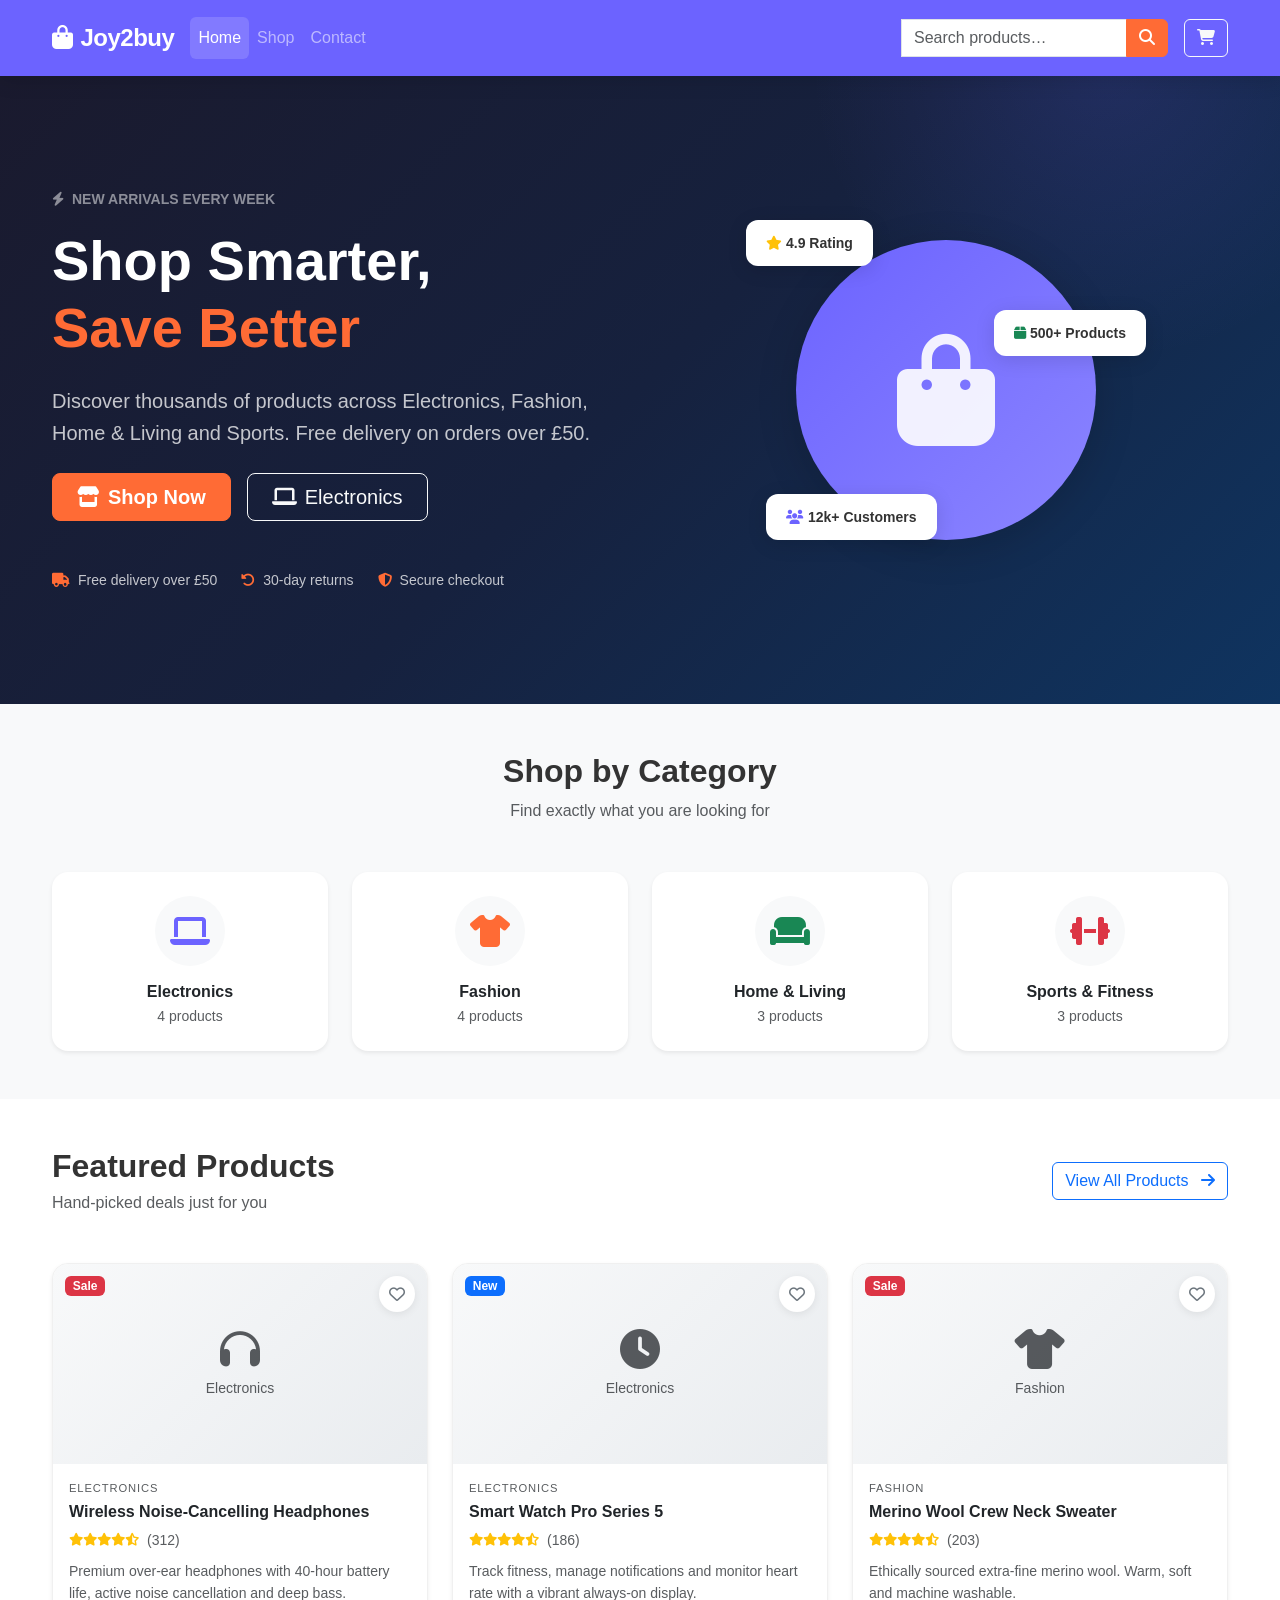
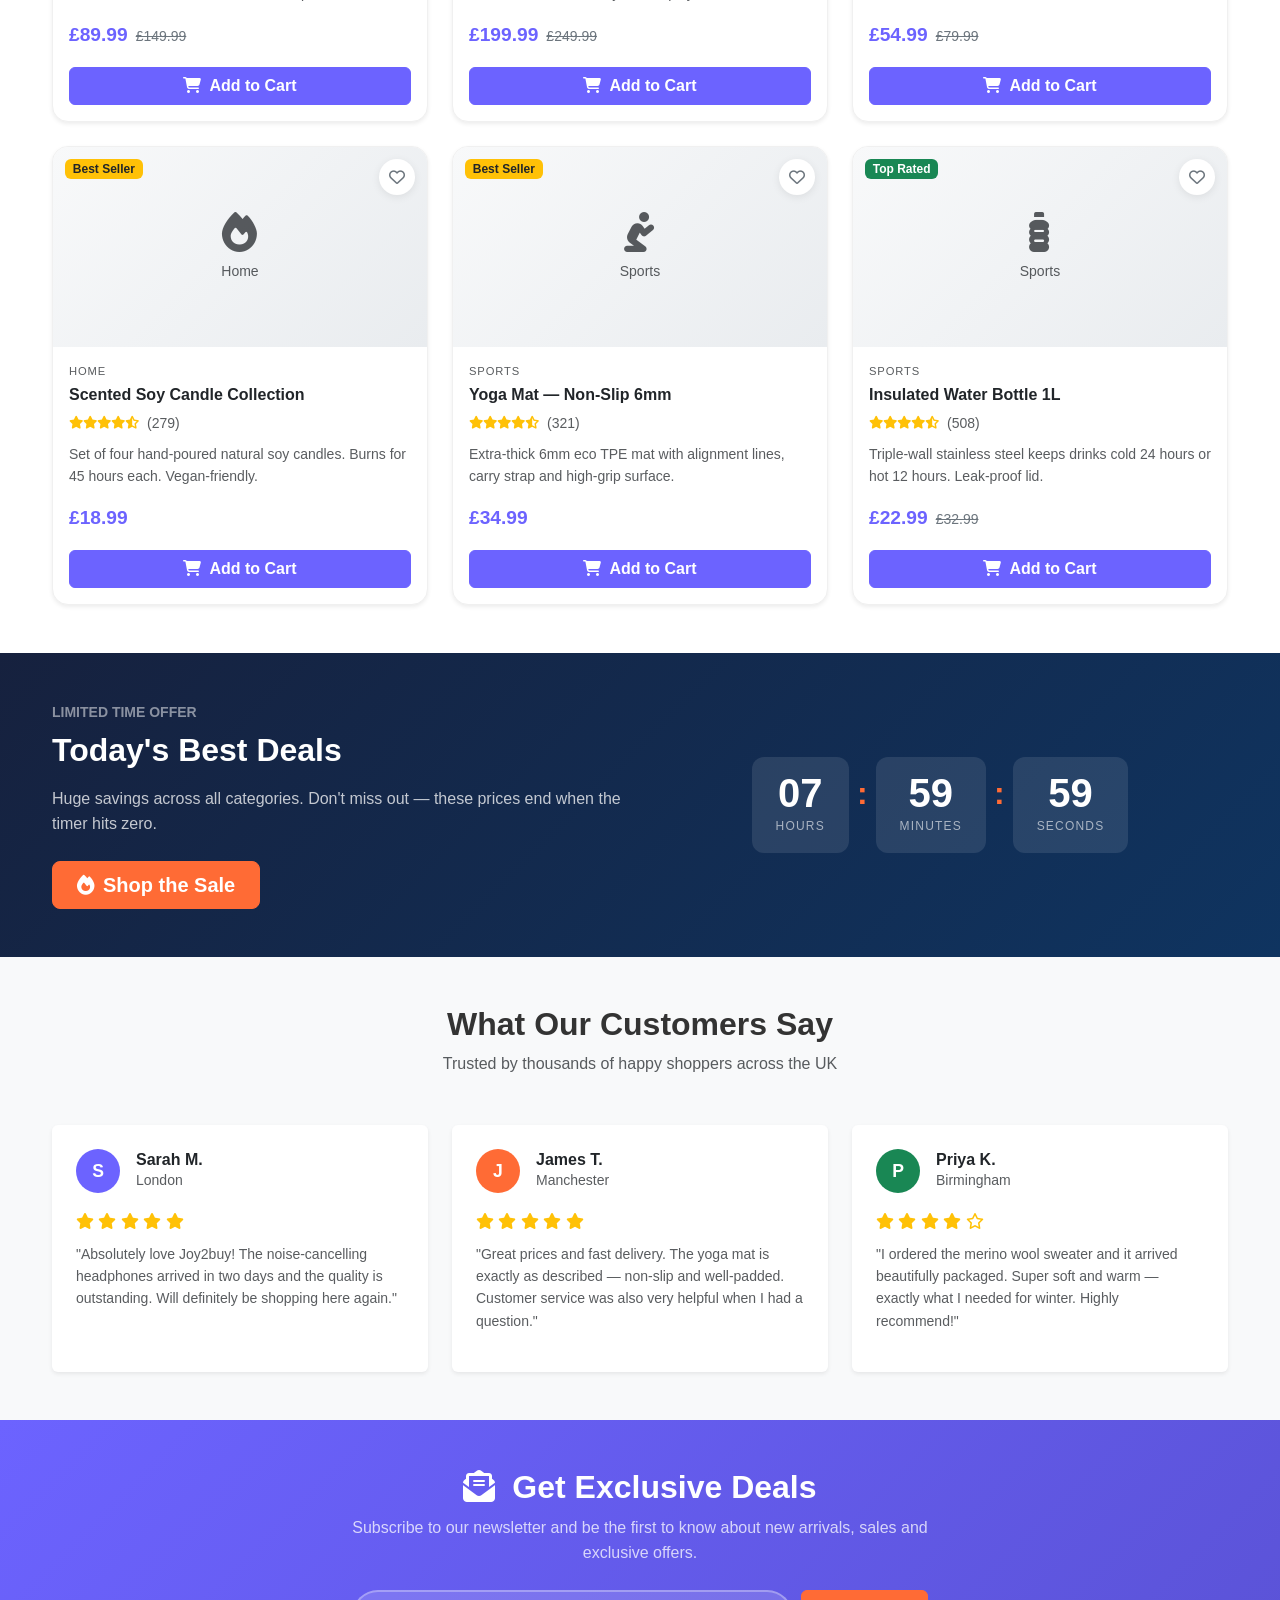
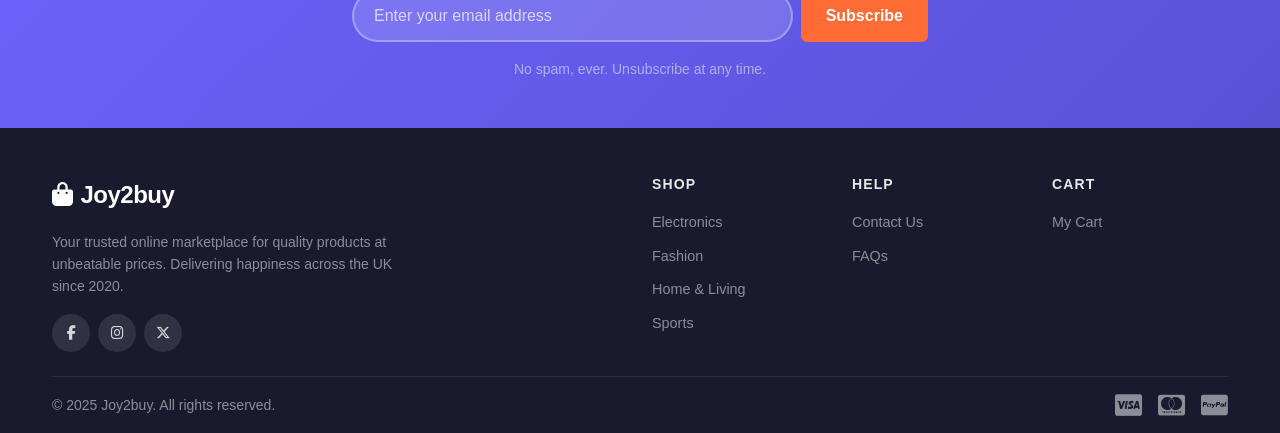
<file: index.html>
<!DOCTYPE html>
<html lang="en">
<head>
  <meta charset="UTF-8" />
  <meta name="viewport" content="width=device-width, initial-scale=1.0" />
  <meta name="description" content="Joy2buy — your trusted online marketplace for electronics, fashion, home goods and sports equipment. Discover great deals every day." />
  <title>Home | Joy2buy</title>

  <!-- Bootstrap 5 CSS -->
  <link rel="stylesheet"
    href="https://cdn.jsdelivr.net/npm/bootstrap@5.3.2/dist/css/bootstrap.min.css"
    integrity="sha384-T3c6CoIi6uLrA9TneNEoa7RxnatzjcDSCmG1MXxSR1GAsXEV/Dwwykc2MPK8M2HN"
    crossorigin="anonymous" />
  <!-- Font Awesome 6.5 -->
  <link rel="stylesheet"
    href="https://cdnjs.cloudflare.com/ajax/libs/font-awesome/6.5.0/css/all.min.css"
    crossorigin="anonymous" />
  <!-- Custom styles -->
  <link rel="stylesheet" href="css/style.css" />
  <link rel="stylesheet" href="css/responsive.css" />
</head>
<body>

  <!-- Skip to main content (Accessibility / Merit M(i)) -->
  <a class="skip-link" href="#main-content">Skip to main content</a>

  <!-- ========== NAVBAR ========== -->
  <nav class="navbar navbar-expand-lg navbar-dark bg-primary-custom sticky-top"
    aria-label="Main navigation">
    <div class="container">
      <a class="navbar-brand fw-bold" href="index.html" aria-label="Joy2buy Home">
        <i class="fa-solid fa-bag-shopping me-2" aria-hidden="true"></i>Joy2buy
      </a>
      <button class="navbar-toggler" type="button"
        data-bs-toggle="collapse" data-bs-target="#mainNav"
        aria-controls="mainNav" aria-expanded="false" aria-label="Toggle navigation">
        <span class="navbar-toggler-icon"></span>
      </button>
      <div class="collapse navbar-collapse" id="mainNav">
        <ul class="navbar-nav me-auto mb-2 mb-lg-0">
          <li class="nav-item">
            <a class="nav-link active" aria-current="page" href="index.html">Home</a>
          </li>
          <li class="nav-item">
            <a class="nav-link" href="products.html">Shop</a>
          </li>
          <li class="nav-item">
            <a class="nav-link" href="contact.html">Contact</a>
          </li>
        </ul>
        <form class="d-flex me-3" role="search" id="navSearchForm" action="products.html" method="get">
          <div class="input-group">
            <label for="navSearch" class="visually-hidden">Search products</label>
            <input class="form-control" type="search" id="navSearch" name="q"
              placeholder="Search products…" aria-label="Search products" />
            <button class="btn btn-accent" type="submit" aria-label="Submit search">
              <i class="fa-solid fa-magnifying-glass" aria-hidden="true"></i>
            </button>
          </div>
        </form>
        <a href="cart.html" class="btn btn-outline-light position-relative" aria-label="View cart">
          <i class="fa-solid fa-cart-shopping" aria-hidden="true"></i>
          <span class="position-absolute top-0 start-100 translate-middle badge rounded-pill bg-accent d-none"
            id="cart-count" aria-label="items in cart">0</span>
        </a>
      </div>
    </div>
  </nav>

  <!-- ========== MAIN CONTENT ========== -->
  <main id="main-content">

    <!-- HERO SECTION -->
    <section class="hero-section" aria-labelledby="hero-heading">
      <div class="container">
        <div class="row align-items-center g-5">
          <div class="col-lg-6">
            <p class="text-white-50 text-uppercase fw-semibold small mb-3 letter-spacing-wide">
              <i class="fa-solid fa-bolt me-2" aria-hidden="true"></i>New arrivals every week
            </p>
            <h1 id="hero-heading" class="display-4 fw-bold text-white mb-4">
              Shop Smarter,<br />
              <span class="text-accent">Save Better</span>
            </h1>
            <p class="text-white-75 lead mb-4">
              Discover thousands of products across Electronics, Fashion, Home &amp; Living and Sports.
              Free delivery on orders over £50.
            </p>
            <div class="d-flex flex-wrap gap-3 mb-5">
              <a href="products.html" class="btn btn-accent btn-lg px-4">
                <i class="fa-solid fa-store me-2" aria-hidden="true"></i>Shop Now
              </a>
              <a href="products.html?category=electronics" class="btn btn-outline-light btn-lg px-4">
                <i class="fa-solid fa-laptop me-2" aria-hidden="true"></i>Electronics
              </a>
            </div>
            <div class="d-flex flex-wrap gap-4">
              <div class="trust-badge text-white-75 small">
                <i class="fa-solid fa-truck me-2 text-accent" aria-hidden="true"></i>Free delivery over £50
              </div>
              <div class="trust-badge text-white-75 small">
                <i class="fa-solid fa-rotate-left me-2 text-accent" aria-hidden="true"></i>30-day returns
              </div>
              <div class="trust-badge text-white-75 small">
                <i class="fa-solid fa-shield-halved me-2 text-accent" aria-hidden="true"></i>Secure checkout
              </div>
            </div>
          </div>
          <div class="col-lg-6 d-none d-lg-flex justify-content-center">
            <div class="hero-graphic" aria-hidden="true">
              <div class="hero-circle">
                <i class="fa-solid fa-bag-shopping hero-icon"></i>
              </div>
              <div class="floating-card card-1">
                <i class="fa-solid fa-star text-warning me-1"></i>4.9 Rating
              </div>
              <div class="floating-card card-2">
                <i class="fa-solid fa-users text-primary-custom me-1"></i>12k+ Customers
              </div>
              <div class="floating-card card-3">
                <i class="fa-solid fa-box text-success me-1"></i>500+ Products
              </div>
            </div>
          </div>
        </div>
      </div>
    </section>

    <!-- CATEGORIES SECTION -->
    <section class="py-5 bg-light" aria-labelledby="categories-heading">
      <div class="container">
        <div class="text-center mb-5">
          <h2 id="categories-heading" class="fw-bold">Shop by Category</h2>
          <p class="text-muted">Find exactly what you are looking for</p>
        </div>
        <div class="row g-4 justify-content-center">
          <div class="col-6 col-md-3">
            <a href="products.html?category=electronics" class="category-card text-decoration-none text-dark">
              <div class="card border-0 shadow-sm text-center p-4 category-card-inner">
                <div class="category-icon mb-3">
                  <i class="fa-solid fa-laptop fs-2 text-primary-custom" aria-hidden="true"></i>
                </div>
                <h3 class="h6 fw-bold mb-1">Electronics</h3>
                <p class="text-muted small mb-0">4 products</p>
              </div>
            </a>
          </div>
          <div class="col-6 col-md-3">
            <a href="products.html?category=fashion" class="category-card text-decoration-none text-dark">
              <div class="card border-0 shadow-sm text-center p-4 category-card-inner">
                <div class="category-icon mb-3">
                  <i class="fa-solid fa-shirt fs-2 text-accent" aria-hidden="true"></i>
                </div>
                <h3 class="h6 fw-bold mb-1">Fashion</h3>
                <p class="text-muted small mb-0">4 products</p>
              </div>
            </a>
          </div>
          <div class="col-6 col-md-3">
            <a href="products.html?category=home" class="category-card text-decoration-none text-dark">
              <div class="card border-0 shadow-sm text-center p-4 category-card-inner">
                <div class="category-icon mb-3">
                  <i class="fa-solid fa-couch fs-2 text-success" aria-hidden="true"></i>
                </div>
                <h3 class="h6 fw-bold mb-1">Home &amp; Living</h3>
                <p class="text-muted small mb-0">3 products</p>
              </div>
            </a>
          </div>
          <div class="col-6 col-md-3">
            <a href="products.html?category=sports" class="category-card text-decoration-none text-dark">
              <div class="card border-0 shadow-sm text-center p-4 category-card-inner">
                <div class="category-icon mb-3">
                  <i class="fa-solid fa-dumbbell fs-2 text-danger" aria-hidden="true"></i>
                </div>
                <h3 class="h6 fw-bold mb-1">Sports &amp; Fitness</h3>
                <p class="text-muted small mb-0">3 products</p>
              </div>
            </a>
          </div>
        </div>
      </div>
    </section>

    <!-- FEATURED PRODUCTS SECTION -->
    <section class="py-5" aria-labelledby="featured-heading">
      <div class="container">
        <div class="d-flex flex-column flex-sm-row justify-content-between align-items-sm-center gap-3 mb-5">
          <div>
            <h2 id="featured-heading" class="fw-bold mb-1">Featured Products</h2>
            <p class="text-muted mb-0">Hand-picked deals just for you</p>
          </div>
          <a href="products.html" class="btn btn-outline-primary">
            View All Products <i class="fa-solid fa-arrow-right ms-2" aria-hidden="true"></i>
          </a>
        </div>

        <!-- Loading spinner (shown while JS loads products) -->
        <div class="section-loader" id="featured-loader" aria-label="Loading featured products">
          <div class="spinner-border text-primary" role="status">
            <span class="visually-hidden">Loading featured products…</span>
          </div>
        </div>

        <!-- Error message (shown if load fails) -->
        <div class="section-error d-none" id="featured-error" role="alert" aria-live="assertive"></div>

        <!-- Products injected by app.js -->
        <div class="row g-4" id="featured-products-grid"
          aria-live="polite" aria-label="Featured product listings" aria-busy="true">
        </div>
      </div>
    </section>

    <!-- DEALS BANNER -->
    <section class="deals-banner py-5 text-white" aria-labelledby="deals-heading">
      <div class="container">
        <div class="row align-items-center g-4">
          <div class="col-lg-6">
            <p class="text-white-50 text-uppercase fw-semibold small mb-2">Limited Time Offer</p>
            <h2 id="deals-heading" class="fw-bold mb-3">Today's Best Deals</h2>
            <p class="text-white-75 mb-4">
              Huge savings across all categories. Don't miss out — these prices end when the timer hits zero.
            </p>
            <a href="products.html" class="btn btn-accent btn-lg px-4">
              <i class="fa-solid fa-fire me-2" aria-hidden="true"></i>Shop the Sale
            </a>
          </div>
          <div class="col-lg-6">
            <div class="deal-countdown-display" aria-label="Time remaining for deals"
              role="timer" aria-live="off">
              <div class="countdown-item">
                <span class="countdown-num" id="cd-hours" aria-label="hours">08</span>
                <span class="countdown-label">Hours</span>
              </div>
              <span class="countdown-sep" aria-hidden="true">:</span>
              <div class="countdown-item">
                <span class="countdown-num" id="cd-minutes" aria-label="minutes">00</span>
                <span class="countdown-label">Minutes</span>
              </div>
              <span class="countdown-sep" aria-hidden="true">:</span>
              <div class="countdown-item">
                <span class="countdown-num" id="cd-seconds" aria-label="seconds">00</span>
                <span class="countdown-label">Seconds</span>
              </div>
            </div>
          </div>
        </div>
      </div>
    </section>

    <!-- TESTIMONIALS SECTION -->
    <section class="py-5 bg-light" aria-labelledby="testimonials-heading">
      <div class="container">
        <div class="text-center mb-5">
          <h2 id="testimonials-heading" class="fw-bold">What Our Customers Say</h2>
          <p class="text-muted">Trusted by thousands of happy shoppers across the UK</p>
        </div>
        <div class="row g-4">
          <div class="col-md-4">
            <article class="card border-0 shadow-sm p-4 h-100">
              <div class="d-flex align-items-center mb-3">
                <div class="avatar-circle bg-primary-custom text-white me-3">S</div>
                <div>
                  <h3 class="h6 fw-bold mb-0">Sarah M.</h3>
                  <p class="text-muted small mb-0">London</p>
                </div>
              </div>
              <div class="text-warning mb-2" aria-label="5 star rating">
                <i class="fa-solid fa-star" aria-hidden="true"></i>
                <i class="fa-solid fa-star" aria-hidden="true"></i>
                <i class="fa-solid fa-star" aria-hidden="true"></i>
                <i class="fa-solid fa-star" aria-hidden="true"></i>
                <i class="fa-solid fa-star" aria-hidden="true"></i>
              </div>
              <blockquote class="mb-0">
                <p class="text-muted small">
                  "Absolutely love Joy2buy! The noise-cancelling headphones arrived in two days and
                  the quality is outstanding. Will definitely be shopping here again."
                </p>
              </blockquote>
            </article>
          </div>
          <div class="col-md-4">
            <article class="card border-0 shadow-sm p-4 h-100">
              <div class="d-flex align-items-center mb-3">
                <div class="avatar-circle bg-accent text-white me-3">J</div>
                <div>
                  <h3 class="h6 fw-bold mb-0">James T.</h3>
                  <p class="text-muted small mb-0">Manchester</p>
                </div>
              </div>
              <div class="text-warning mb-2" aria-label="5 star rating">
                <i class="fa-solid fa-star" aria-hidden="true"></i>
                <i class="fa-solid fa-star" aria-hidden="true"></i>
                <i class="fa-solid fa-star" aria-hidden="true"></i>
                <i class="fa-solid fa-star" aria-hidden="true"></i>
                <i class="fa-solid fa-star" aria-hidden="true"></i>
              </div>
              <blockquote class="mb-0">
                <p class="text-muted small">
                  "Great prices and fast delivery. The yoga mat is exactly as described — non-slip
                  and well-padded. Customer service was also very helpful when I had a question."
                </p>
              </blockquote>
            </article>
          </div>
          <div class="col-md-4">
            <article class="card border-0 shadow-sm p-4 h-100">
              <div class="d-flex align-items-center mb-3">
                <div class="avatar-circle bg-success text-white me-3">P</div>
                <div>
                  <h3 class="h6 fw-bold mb-0">Priya K.</h3>
                  <p class="text-muted small mb-0">Birmingham</p>
                </div>
              </div>
              <div class="text-warning mb-2" aria-label="4 star rating">
                <i class="fa-solid fa-star" aria-hidden="true"></i>
                <i class="fa-solid fa-star" aria-hidden="true"></i>
                <i class="fa-solid fa-star" aria-hidden="true"></i>
                <i class="fa-solid fa-star" aria-hidden="true"></i>
                <i class="fa-regular fa-star" aria-hidden="true"></i>
              </div>
              <blockquote class="mb-0">
                <p class="text-muted small">
                  "I ordered the merino wool sweater and it arrived beautifully packaged.
                  Super soft and warm — exactly what I needed for winter. Highly recommend!"
                </p>
              </blockquote>
            </article>
          </div>
        </div>
      </div>
    </section>

    <!-- NEWSLETTER SECTION -->
    <section class="newsletter-section py-5" aria-labelledby="newsletter-heading">
      <div class="container">
        <div class="row justify-content-center text-center">
          <div class="col-lg-6">
            <h2 id="newsletter-heading" class="fw-bold text-white mb-2">
              <i class="fa-solid fa-envelope-open-text me-2" aria-hidden="true"></i>
              Get Exclusive Deals
            </h2>
            <p class="text-white-75 mb-4">
              Subscribe to our newsletter and be the first to know about new arrivals,
              sales and exclusive offers.
            </p>
            <form id="newsletter-form" aria-label="Newsletter subscription form" novalidate>
              <div class="d-flex gap-2">
                <div class="flex-grow-1">
                  <label for="newsletter-email" class="visually-hidden">Email address</label>
                  <input type="email" id="newsletter-email" class="form-control"
                    placeholder="Enter your email address"
                    aria-label="Email address for newsletter" autocomplete="email"
                    required aria-required="true" />
                </div>
                <button type="submit" class="btn btn-accent px-4" aria-label="Subscribe to newsletter">
                  Subscribe
                </button>
              </div>
              <div id="newsletter-feedback" class="text-white-75 small mt-2"
                aria-live="polite" aria-atomic="true"></div>
            </form>
            <p class="text-white-50 small mt-3 mb-0">
              No spam, ever. Unsubscribe at any time.
            </p>
          </div>
        </div>
      </div>
    </section>

  </main>

  <!-- ========== FOOTER ========== -->
  <footer class="footer-section pt-5 pb-3" aria-label="Site footer">
    <div class="container">
      <div class="row g-4 mb-4">
        <div class="col-lg-4">
          <a class="navbar-brand fw-bold fs-4 text-white text-decoration-none" href="index.html">
            <i class="fa-solid fa-bag-shopping me-2" aria-hidden="true"></i>Joy2buy
          </a>
          <p class="text-white-50 mt-3 small">
            Your trusted online marketplace for quality products at unbeatable prices.
            Delivering happiness across the UK since 2020.
          </p>
          <div class="d-flex gap-2 mt-3">
            <a href="https://facebook.com" class="social-link"
              aria-label="Follow us on Facebook (opens in a new tab)"
              rel="noopener noreferrer" target="_blank">
              <i class="fa-brands fa-facebook-f" aria-hidden="true"></i>
            </a>
            <a href="https://instagram.com" class="social-link"
              aria-label="Follow us on Instagram (opens in a new tab)"
              rel="noopener noreferrer" target="_blank">
              <i class="fa-brands fa-instagram" aria-hidden="true"></i>
            </a>
            <a href="https://twitter.com" class="social-link"
              aria-label="Follow us on X (formerly Twitter) (opens in a new tab)"
              rel="noopener noreferrer" target="_blank">
              <i class="fa-brands fa-x-twitter" aria-hidden="true"></i>
            </a>
          </div>
        </div>
        <div class="col-sm-6 col-lg-2 offset-lg-2">
          <h3 class="footer-heading">Shop</h3>
          <ul class="list-unstyled footer-links">
            <li><a href="products.html?category=electronics">Electronics</a></li>
            <li><a href="products.html?category=fashion">Fashion</a></li>
            <li><a href="products.html?category=home">Home &amp; Living</a></li>
            <li><a href="products.html?category=sports">Sports</a></li>
          </ul>
        </div>
        <div class="col-sm-6 col-lg-2">
          <h3 class="footer-heading">Help</h3>
          <ul class="list-unstyled footer-links">
            <li><a href="contact.html">Contact Us</a></li>
            <li><a href="contact.html#faq-heading">FAQs</a></li>
          </ul>
        </div>
        <div class="col-sm-6 col-lg-2">
          <h3 class="footer-heading">Cart</h3>
          <ul class="list-unstyled footer-links">
            <li><a href="cart.html">My Cart</a></li>
          </ul>
        </div>
      </div>
      <hr class="border-secondary" />
      <div class="d-flex flex-column flex-md-row justify-content-between align-items-center gap-2">
        <p class="text-white-50 small mb-0">&copy; 2025 Joy2buy. All rights reserved.</p>
        <div class="d-flex gap-3" aria-label="Accepted payment methods">
          <i class="fa-brands fa-cc-visa fs-4 text-white-50" aria-label="Visa" title="Visa"></i>
          <i class="fa-brands fa-cc-mastercard fs-4 text-white-50" aria-label="Mastercard" title="Mastercard"></i>
          <i class="fa-brands fa-cc-paypal fs-4 text-white-50" aria-label="PayPal" title="PayPal"></i>
        </div>
      </div>
    </div>
  </footer>

  <!-- TOAST NOTIFICATION (aria-live region) -->
  <div class="toast-container position-fixed bottom-0 end-0 p-3"
    aria-live="polite" aria-atomic="true">
    <div id="toast-notification"
      class="toast align-items-center text-bg-success border-0" role="alert">
      <div class="d-flex">
        <div class="toast-body" id="toast-message"></div>
        <button type="button" class="btn-close btn-close-white me-2 m-auto"
          data-bs-dismiss="toast" aria-label="Close notification"></button>
      </div>
    </div>
  </div>

  <!-- Bootstrap 5 JS -->
  <script
    src="https://cdn.jsdelivr.net/npm/bootstrap@5.3.2/dist/js/bootstrap.bundle.min.js"
    integrity="sha384-C6RzsynM9kWDrMNeT87bh95OGNyZPhcTNXj1NW7RuBCsyN/o0jlpcV8Qyq46cDfL"
    crossorigin="anonymous"></script>
  <!-- App modules — load in dependency order -->
  <script src="js/api.js"></script>
  <script src="js/navigation.js"></script>
  <script src="js/validation.js"></script>
  <script src="js/app.js"></script>

</body>
</html>
</file>
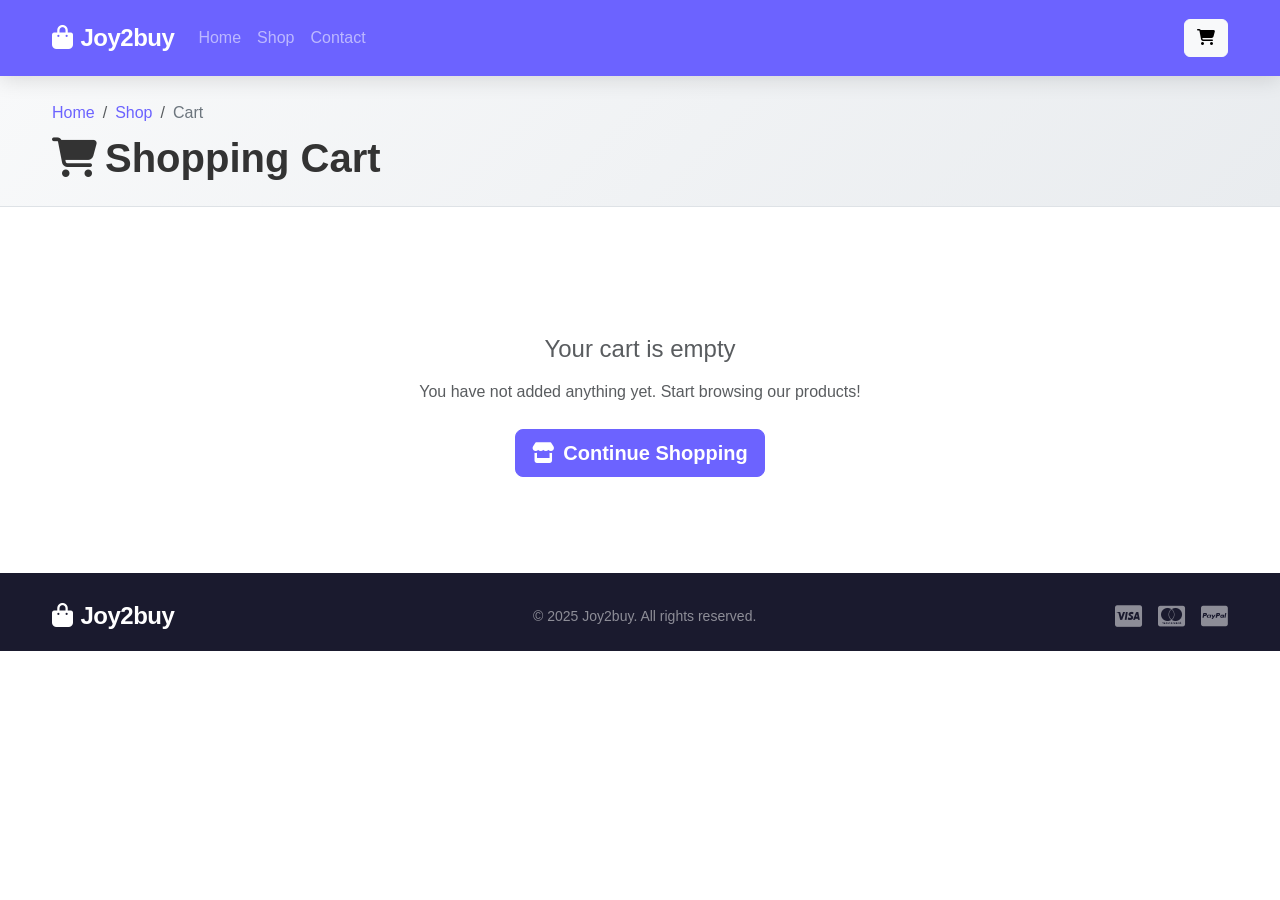
<file: cart.html>
<!DOCTYPE html>
<html lang="en">
<head>
  <meta charset="UTF-8" />
  <meta name="viewport" content="width=device-width, initial-scale=1.0" />
  <meta name="description" content="Your Joy2buy shopping cart. Review items, adjust quantities, apply promo codes and checkout securely." />
  <title>Shopping Cart | Joy2buy</title>

  <!-- Bootstrap 5 CSS -->
  <link rel="stylesheet"
    href="https://cdn.jsdelivr.net/npm/bootstrap@5.3.2/dist/css/bootstrap.min.css"
    integrity="sha384-T3c6CoIi6uLrA9TneNEoa7RxnatzjcDSCmG1MXxSR1GAsXEV/Dwwykc2MPK8M2HN"
    crossorigin="anonymous" />
  <!-- Font Awesome 6.5 -->
  <link rel="stylesheet"
    href="https://cdnjs.cloudflare.com/ajax/libs/font-awesome/6.5.0/css/all.min.css"
    crossorigin="anonymous" />
  <!-- Custom styles -->
  <link rel="stylesheet" href="css/style.css" />
  <link rel="stylesheet" href="css/responsive.css" />
</head>
<body>

  <!-- Skip to main content -->
  <a class="skip-link" href="#main-content">Skip to main content</a>

  <!-- ========== NAVBAR ========== -->
  <nav class="navbar navbar-expand-lg navbar-dark bg-primary-custom sticky-top"
    aria-label="Main navigation">
    <div class="container">
      <a class="navbar-brand fw-bold" href="index.html" aria-label="Joy2buy Home">
        <i class="fa-solid fa-bag-shopping me-2" aria-hidden="true"></i>Joy2buy
      </a>
      <button class="navbar-toggler" type="button"
        data-bs-toggle="collapse" data-bs-target="#mainNav"
        aria-controls="mainNav" aria-expanded="false" aria-label="Toggle navigation">
        <span class="navbar-toggler-icon"></span>
      </button>
      <div class="collapse navbar-collapse" id="mainNav">
        <ul class="navbar-nav me-auto mb-2 mb-lg-0">
          <li class="nav-item"><a class="nav-link" href="index.html">Home</a></li>
          <li class="nav-item"><a class="nav-link" href="products.html">Shop</a></li>
          <li class="nav-item"><a class="nav-link" href="contact.html">Contact</a></li>
        </ul>
        <a href="cart.html" class="btn btn-outline-light position-relative active"
          aria-label="View cart" aria-current="page">
          <i class="fa-solid fa-cart-shopping" aria-hidden="true"></i>
          <span class="position-absolute top-0 start-100 translate-middle badge rounded-pill bg-accent d-none"
            id="cart-count" aria-label="items in cart">0</span>
        </a>
      </div>
    </div>
  </nav>

  <!-- ========== PAGE HEADER ========== -->
  <header class="page-header py-4" aria-label="Page header">
    <div class="container">
      <nav aria-label="Breadcrumb">
        <ol class="breadcrumb mb-2">
          <li class="breadcrumb-item"><a href="index.html">Home</a></li>
          <li class="breadcrumb-item"><a href="products.html">Shop</a></li>
          <li class="breadcrumb-item active" aria-current="page">Cart</li>
        </ol>
      </nav>
      <h1 class="fw-bold mb-0">
        <i class="fa-solid fa-cart-shopping me-2" aria-hidden="true"></i>Shopping Cart
      </h1>
    </div>
  </header>

  <!-- ========== MAIN CONTENT ========== -->
  <main class="py-5" id="main-content">
    <div class="container">

      <!-- EMPTY CART STATE -->
      <div id="empty-cart" class="text-center py-5 d-none" role="status">
        <i class="fa-solid fa-cart-xmark display-1 text-muted mb-4" aria-hidden="true"></i>
        <h2 class="h4 text-muted mb-3">Your cart is empty</h2>
        <p class="text-muted mb-4">You have not added anything yet. Start browsing our products!</p>
        <a href="products.html" class="btn btn-primary-custom btn-lg">
          <i class="fa-solid fa-store me-2" aria-hidden="true"></i>Continue Shopping
        </a>
      </div>

      <!-- CART WITH ITEMS -->
      <div id="cart-content" class="row g-4">

        <!-- Cart Items -->
        <section class="col-lg-8" aria-labelledby="cart-items-heading">
          <div class="d-flex justify-content-between align-items-center mb-3">
            <h2 id="cart-items-heading" class="h5 fw-bold mb-0">
              Cart Items (<span id="item-count">0</span>)
            </h2>
            <button class="btn btn-sm btn-outline-danger" id="clear-cart-btn"
              type="button" aria-label="Remove all items from cart">
              <i class="fa-solid fa-trash me-1" aria-hidden="true"></i>Clear Cart
            </button>
          </div>

          <!-- Items rendered by app.js -->
          <div id="cart-items-list" aria-live="polite" aria-label="Cart items"></div>

          <div class="mt-4">
            <a href="products.html" class="btn btn-outline-primary">
              <i class="fa-solid fa-arrow-left me-2" aria-hidden="true"></i>Continue Shopping
            </a>
          </div>
        </section>

        <!-- Order Summary -->
        <aside class="col-lg-4" aria-labelledby="order-summary-heading">
          <div class="card border-0 shadow-sm p-4" style="position: sticky; top: 80px;">
            <h2 id="order-summary-heading" class="h5 fw-bold mb-4">Order Summary</h2>

            <dl class="order-summary-list">
              <div class="d-flex justify-content-between mb-2">
                <dt class="fw-normal text-muted">Subtotal</dt>
                <dd class="fw-semibold mb-0" id="summary-subtotal">£0.00</dd>
              </div>
              <div class="d-flex justify-content-between mb-2">
                <dt class="fw-normal text-muted">Delivery</dt>
                <dd class="fw-semibold mb-0" id="summary-delivery">£4.99</dd>
              </div>
              <div class="d-flex justify-content-between mb-2">
                <dt class="fw-normal text-success">Discount</dt>
                <dd class="fw-semibold mb-0 text-success" id="summary-discount">-£0.00</dd>
              </div>
            </dl>

            <!-- Promo code -->
            <div class="mb-3">
              <label for="promo-input" class="form-label small fw-semibold">Promo Code</label>
              <div class="input-group">
                <input type="text" id="promo-input" class="form-control"
                  placeholder="Enter code" aria-label="Promo code" autocomplete="off" />
                <button class="btn btn-outline-secondary" id="apply-promo" type="button">
                  Apply
                </button>
              </div>
              <div id="promo-feedback" class="form-text"
                role="alert" aria-live="polite"></div>
            </div>

            <hr />
            <div class="d-flex justify-content-between mb-4">
              <span class="fw-bold fs-5">Total</span>
              <span class="fw-bold fs-5 text-primary-custom" id="summary-total">£0.00</span>
            </div>

            <!-- Free delivery progress bar -->
            <div class="mb-4">
              <div class="d-flex justify-content-between small mb-1">
                <span class="text-muted">Free delivery progress</span>
                <span id="delivery-progress-text" class="text-muted">£0.00 of £50.00</span>
              </div>
              <div class="progress" style="height: 8px;"
                role="progressbar"
                aria-label="Free delivery progress"
                aria-valuenow="0" aria-valuemin="0" aria-valuemax="50"
                id="delivery-progress-bar-container">
                <div class="progress-bar bg-success"
                  id="delivery-progress-bar" style="width: 0%"></div>
              </div>
              <p class="small text-muted mt-1" id="delivery-message">
                Spend £50.00 for free standard delivery.
              </p>
            </div>

            <!-- Delivery option selector -->
            <div class="mb-4">
              <label for="delivery-option" class="form-label small fw-semibold">Delivery Speed</label>
              <select class="form-select form-select-sm" id="delivery-option"
                aria-label="Choose delivery speed">
                <option value="standard">Standard (3–5 days) — £4.99</option>
                <option value="express">Express (1–2 days) — £9.99</option>
                <option value="next-day">Next Day — £14.99</option>
              </select>
            </div>

            <button class="btn btn-accent btn-lg w-100" id="checkout-btn" type="button"
              aria-label="Proceed to checkout">
              <i class="fa-solid fa-lock me-2" aria-hidden="true"></i>Proceed to Checkout
            </button>
            <p class="text-center text-muted small mt-2 mb-0">
              <i class="fa-solid fa-shield-halved me-1" aria-hidden="true"></i>Secure 256-bit SSL checkout
            </p>
          </div>
        </aside>
      </div>
    </div>
  </main>

  <!-- ========== CHECKOUT MODAL ========== -->
  <div class="modal fade" id="checkoutModal" tabindex="-1"
    aria-labelledby="checkoutModalLabel" aria-modal="true" role="dialog">
    <div class="modal-dialog modal-dialog-centered modal-lg modal-dialog-scrollable">
      <div class="modal-content">
        <div class="modal-header bg-primary-custom text-white">
          <h2 class="modal-title h5" id="checkoutModalLabel">
            <i class="fa-solid fa-lock me-2" aria-hidden="true"></i>Secure Checkout
          </h2>
          <button type="button" class="btn-close btn-close-white"
            data-bs-dismiss="modal" aria-label="Close checkout"></button>
        </div>
        <div class="modal-body p-4">

          <!-- Step indicators -->
          <div class="checkout-steps d-flex justify-content-center mb-5"
            aria-label="Checkout progress">
            <div class="checkout-step active" id="step-indicator-1" aria-current="step">
              <div class="step-circle">1</div>
              <span class="step-label">Delivery</span>
            </div>
            <div class="step-line" id="step-line-1-2"></div>
            <div class="checkout-step" id="step-indicator-2">
              <div class="step-circle">2</div>
              <span class="step-label">Payment</span>
            </div>
            <div class="step-line" id="step-line-2-3"></div>
            <div class="checkout-step" id="step-indicator-3">
              <div class="step-circle">3</div>
              <span class="step-label">Confirm</span>
            </div>
          </div>

          <!-- STEP 1: Delivery Details -->
          <div id="checkout-step-1">
            <h3 class="h6 fw-bold mb-4 text-uppercase text-muted">Delivery Details</h3>
            <form id="delivery-form" novalidate aria-label="Delivery details form">
              <div class="row g-3">
                <div class="col-sm-6">
                  <label for="first-name" class="form-label">
                    First Name <span class="text-danger" aria-hidden="true">*</span>
                  </label>
                  <input type="text" id="first-name" name="firstName" class="form-control"
                    placeholder="Jane" required aria-required="true" autocomplete="given-name" />
                  <div class="invalid-feedback" role="alert">Please enter your first name.</div>
                </div>
                <div class="col-sm-6">
                  <label for="last-name" class="form-label">
                    Last Name <span class="text-danger" aria-hidden="true">*</span>
                  </label>
                  <input type="text" id="last-name" name="lastName" class="form-control"
                    placeholder="Doe" required aria-required="true" autocomplete="family-name" />
                  <div class="invalid-feedback" role="alert">Please enter your last name.</div>
                </div>
                <div class="col-12">
                  <label for="email" class="form-label">
                    Email Address <span class="text-danger" aria-hidden="true">*</span>
                  </label>
                  <input type="email" id="email" name="email" class="form-control"
                    placeholder="jane@example.com" required aria-required="true"
                    autocomplete="email" />
                  <div class="invalid-feedback" role="alert">Please enter a valid email address.</div>
                </div>
                <div class="col-12">
                  <label for="phone" class="form-label">
                    Phone Number <span class="text-danger" aria-hidden="true">*</span>
                  </label>
                  <input type="tel" id="phone" name="phone" class="form-control"
                    placeholder="+44 7700 900000" required aria-required="true"
                    autocomplete="tel" pattern="[+]?[0-9\s\-()]{7,15}" />
                  <div class="invalid-feedback" role="alert">Please enter a valid phone number.</div>
                </div>
                <div class="col-12">
                  <label for="address" class="form-label">
                    Street Address <span class="text-danger" aria-hidden="true">*</span>
                  </label>
                  <input type="text" id="address" name="address" class="form-control"
                    placeholder="123 High Street" required aria-required="true"
                    autocomplete="street-address" />
                  <div class="invalid-feedback" role="alert">Please enter your street address.</div>
                </div>
                <div class="col-sm-6">
                  <label for="city" class="form-label">
                    City <span class="text-danger" aria-hidden="true">*</span>
                  </label>
                  <input type="text" id="city" name="city" class="form-control"
                    placeholder="London" required aria-required="true"
                    autocomplete="address-level2" />
                  <div class="invalid-feedback" role="alert">Please enter your city.</div>
                </div>
                <div class="col-sm-6">
                  <label for="postcode" class="form-label">
                    Postcode <span class="text-danger" aria-hidden="true">*</span>
                  </label>
                  <input type="text" id="postcode" name="postcode" class="form-control"
                    placeholder="SW1A 1AA" required aria-required="true"
                    autocomplete="postal-code"
                    pattern="[A-Za-z]{1,2}[0-9][0-9A-Za-z]?\s?[0-9][A-Za-z]{2}" />
                  <div class="invalid-feedback" role="alert">Please enter a valid UK postcode (e.g. SW1A 1AA).</div>
                </div>
              </div>
              <div class="d-flex justify-content-end mt-4">
                <button type="button" class="btn btn-primary-custom px-4" id="step1-next">
                  Next: Payment <i class="fa-solid fa-arrow-right ms-2" aria-hidden="true"></i>
                </button>
              </div>
            </form>
          </div>

          <!-- STEP 2: Payment Details -->
          <div id="checkout-step-2" class="d-none">
            <h3 class="h6 fw-bold mb-4 text-uppercase text-muted">Payment Details</h3>
            <form id="payment-form" novalidate aria-label="Payment details form">
              <div class="row g-3">
                <div class="col-12">
                  <label for="card-name" class="form-label">
                    Name on Card <span class="text-danger" aria-hidden="true">*</span>
                  </label>
                  <input type="text" id="card-name" name="cardName" class="form-control"
                    placeholder="Jane Doe" required aria-required="true"
                    autocomplete="cc-name" />
                  <div class="invalid-feedback" role="alert">Please enter the name on your card.</div>
                </div>
                <div class="col-12">
                  <label for="card-number" class="form-label">
                    Card Number <span class="text-danger" aria-hidden="true">*</span>
                  </label>
                  <div class="input-group">
                    <input type="text" id="card-number" name="cardNumber" class="form-control"
                      placeholder="1234 5678 9012 3456" required aria-required="true"
                      maxlength="19" autocomplete="cc-number"
                      inputmode="numeric" />
                    <span class="input-group-text" aria-hidden="true">
                      <i class="fa-brands fa-cc-visa me-1"></i>
                      <i class="fa-brands fa-cc-mastercard"></i>
                    </span>
                  </div>
                  <div class="invalid-feedback" role="alert">Please enter a valid 16-digit card number.</div>
                </div>
                <div class="col-sm-6">
                  <label for="card-expiry" class="form-label">
                    Expiry Date <span class="text-danger" aria-hidden="true">*</span>
                  </label>
                  <input type="text" id="card-expiry" name="cardExpiry" class="form-control"
                    placeholder="MM/YY" required aria-required="true"
                    maxlength="5" autocomplete="cc-exp"
                    inputmode="numeric" />
                  <div class="invalid-feedback" role="alert">Please enter a valid expiry date (MM/YY).</div>
                </div>
                <div class="col-sm-6">
                  <label for="card-cvv" class="form-label">
                    CVV <span class="text-danger" aria-hidden="true">*</span>
                  </label>
                  <div class="input-group">
                    <input type="text" id="card-cvv" name="cardCvv" class="form-control"
                      placeholder="123" required aria-required="true"
                      maxlength="4" autocomplete="cc-csc"
                      inputmode="numeric" />
                    <span class="input-group-text"
                      title="3 or 4 digit security code on the back of your card">
                      <i class="fa-solid fa-circle-question text-muted"
                        aria-label="CVV help: 3-4 digits on the back of your card"></i>
                    </span>
                  </div>
                  <div class="invalid-feedback" role="alert">Please enter a valid CVV (3–4 digits).</div>
                </div>
              </div>
              <div class="d-flex justify-content-between mt-4">
                <button type="button" class="btn btn-outline-secondary" id="step2-back">
                  <i class="fa-solid fa-arrow-left me-2" aria-hidden="true"></i>Back
                </button>
                <button type="button" class="btn btn-primary-custom px-4" id="step2-next">
                  Review Order <i class="fa-solid fa-arrow-right ms-2" aria-hidden="true"></i>
                </button>
              </div>
            </form>
          </div>

          <!-- STEP 3: Review & Confirm -->
          <div id="checkout-step-3" class="d-none">
            <h3 class="h6 fw-bold mb-4 text-uppercase text-muted">Review Your Order</h3>
            <div id="order-review-details" class="mb-4" aria-live="polite">
              <!-- Populated by app.js -->
            </div>
            <div class="d-flex justify-content-between mt-4">
              <button type="button" class="btn btn-outline-secondary" id="step3-back">
                <i class="fa-solid fa-arrow-left me-2" aria-hidden="true"></i>Edit Payment
              </button>
              <button type="button" class="btn btn-accent btn-lg px-5" id="place-order-btn">
                <i class="fa-solid fa-check me-2" aria-hidden="true"></i>Place Order
              </button>
            </div>
          </div>

          <!-- ORDER SUCCESS -->
          <div id="checkout-success" class="text-center py-4 d-none"
            role="status" aria-live="assertive">
            <div class="success-animation mb-4" aria-hidden="true">
              <div class="success-circle">
                <i class="fa-solid fa-check fs-1 text-success"></i>
              </div>
            </div>
            <h2 class="h4 fw-bold text-success mb-2">Order Placed!</h2>
            <p class="text-muted mb-1">Thank you for your purchase.</p>
            <p class="text-muted">Your order confirmation has been sent to your email address.</p>
            <p class="fw-semibold">Order reference: <span id="order-number">JOY-000000</span></p>
            <div class="d-flex justify-content-center gap-3 mt-4">
              <a href="index.html" class="btn btn-primary-custom">Return to Home</a>
              <a href="products.html" class="btn btn-outline-primary">Continue Shopping</a>
            </div>
          </div>

        </div>
      </div>
    </div>
  </div>

  <!-- Clear Cart Confirmation Modal -->
  <div class="modal fade" id="clearCartModal" tabindex="-1"
    aria-labelledby="clearCartModalLabel" aria-modal="true" role="dialog">
    <div class="modal-dialog modal-dialog-centered">
      <div class="modal-content">
        <div class="modal-header">
          <h2 class="modal-title h5" id="clearCartModalLabel">Clear Cart</h2>
          <button type="button" class="btn-close" data-bs-dismiss="modal"
            aria-label="Cancel clear cart"></button>
        </div>
        <div class="modal-body">
          Are you sure you want to remove all items from your cart? This action cannot be undone.
        </div>
        <div class="modal-footer">
          <button type="button" class="btn btn-outline-secondary" data-bs-dismiss="modal">
            Cancel
          </button>
          <button type="button" class="btn btn-danger" id="confirm-clear-cart">
            Yes, Clear Cart
          </button>
        </div>
      </div>
    </div>
  </div>

  <!-- TOAST -->
  <div class="toast-container position-fixed bottom-0 end-0 p-3"
    aria-live="polite" aria-atomic="true">
    <div id="toast-notification"
      class="toast align-items-center text-bg-success border-0" role="alert">
      <div class="d-flex">
        <div class="toast-body" id="toast-message"></div>
        <button type="button" class="btn-close btn-close-white me-2 m-auto"
          data-bs-dismiss="toast" aria-label="Close notification"></button>
      </div>
    </div>
  </div>

  <!-- ========== FOOTER ========== -->
  <footer class="footer-section pt-4 pb-3" aria-label="Site footer">
    <div class="container">
      <div class="d-flex flex-column flex-md-row justify-content-between align-items-center gap-2">
        <a class="navbar-brand fw-bold text-white text-decoration-none" href="index.html">
          <i class="fa-solid fa-bag-shopping me-2" aria-hidden="true"></i>Joy2buy
        </a>
        <p class="text-white-50 small mb-0">&copy; 2025 Joy2buy. All rights reserved.</p>
        <div class="d-flex gap-3" aria-label="Accepted payment methods">
          <i class="fa-brands fa-cc-visa fs-4 text-white-50" aria-label="Visa" title="Visa"></i>
          <i class="fa-brands fa-cc-mastercard fs-4 text-white-50" aria-label="Mastercard" title="Mastercard"></i>
          <i class="fa-brands fa-cc-paypal fs-4 text-white-50" aria-label="PayPal" title="PayPal"></i>
        </div>
      </div>
    </div>
  </footer>

  <!-- Bootstrap 5 JS -->
  <script
    src="https://cdn.jsdelivr.net/npm/bootstrap@5.3.2/dist/js/bootstrap.bundle.min.js"
    integrity="sha384-C6RzsynM9kWDrMNeT87bh95OGNyZPhcTNXj1NW7RuBCsyN/o0jlpcV8Qyq46cDfL"
    crossorigin="anonymous"></script>
  <script src="js/api.js"></script>
  <script src="js/navigation.js"></script>
  <script src="js/validation.js"></script>
  <script src="js/app.js"></script>

</body>
</html>
</file>
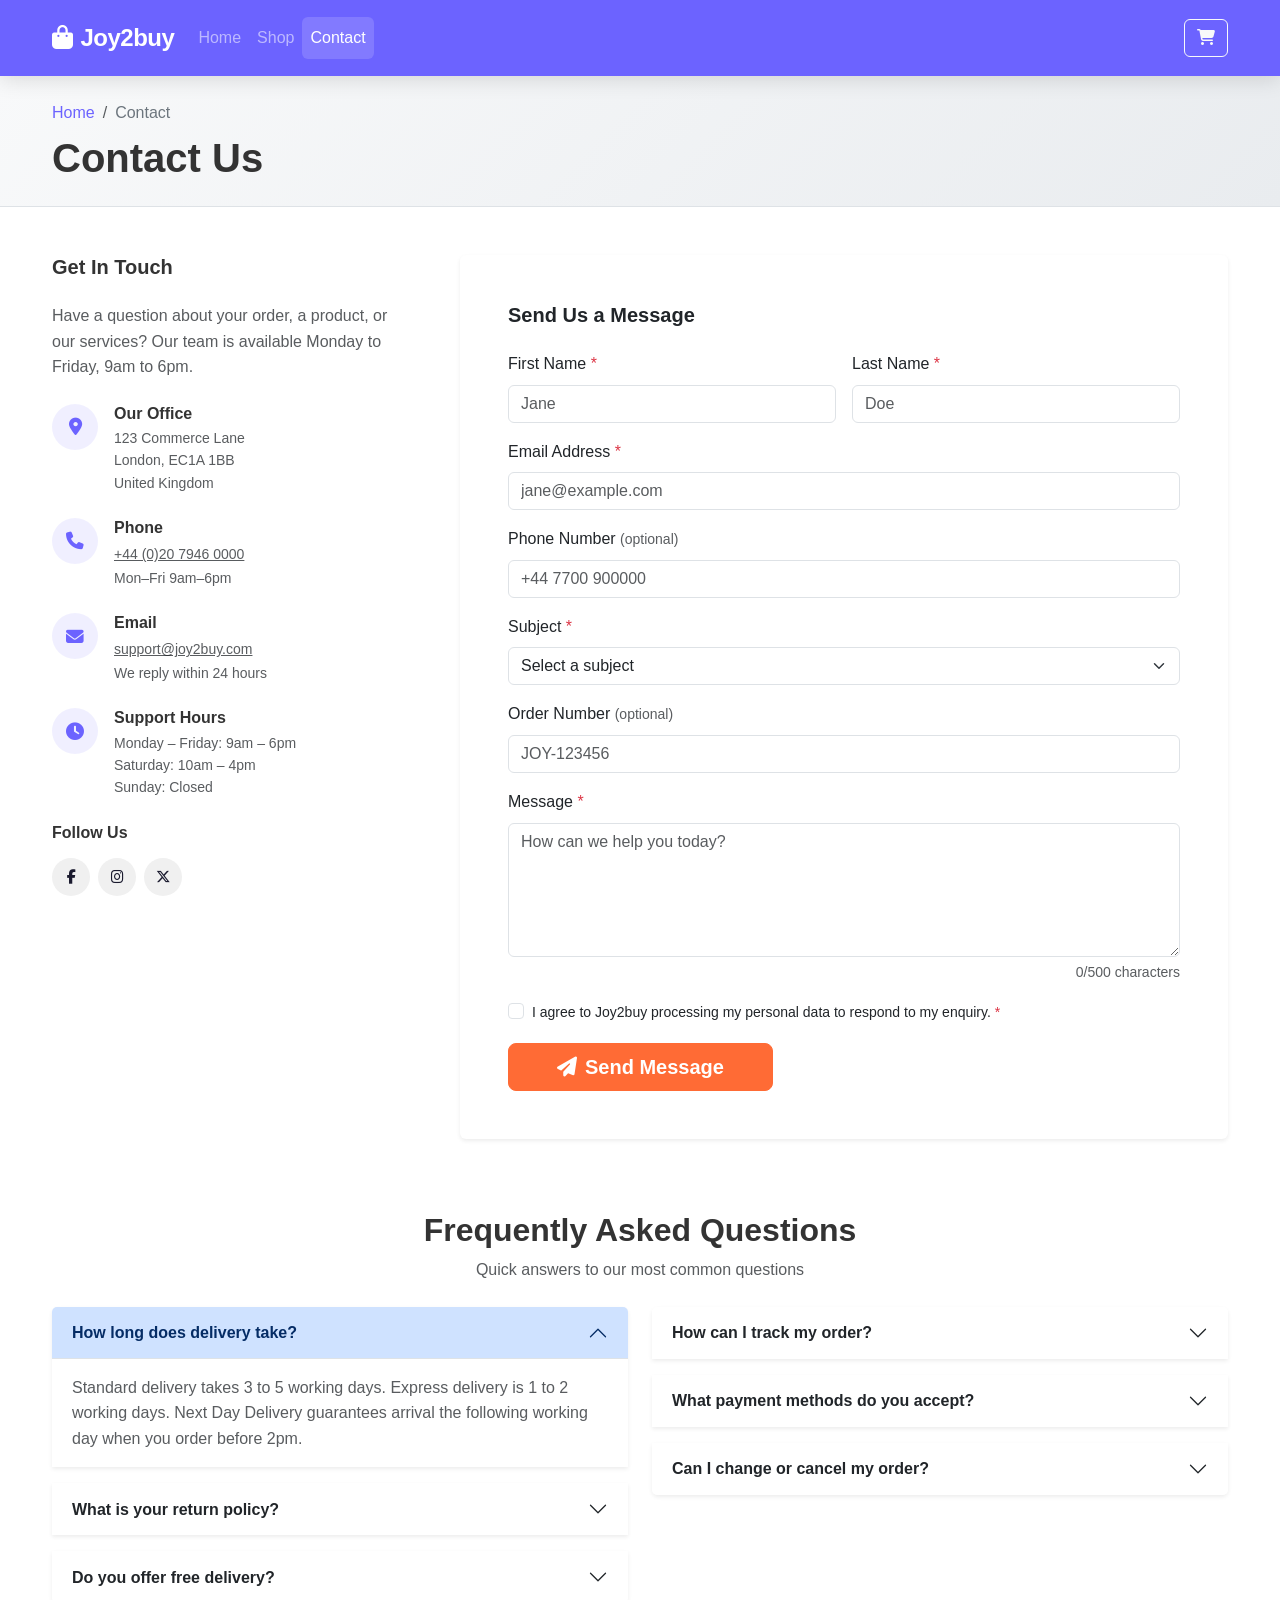
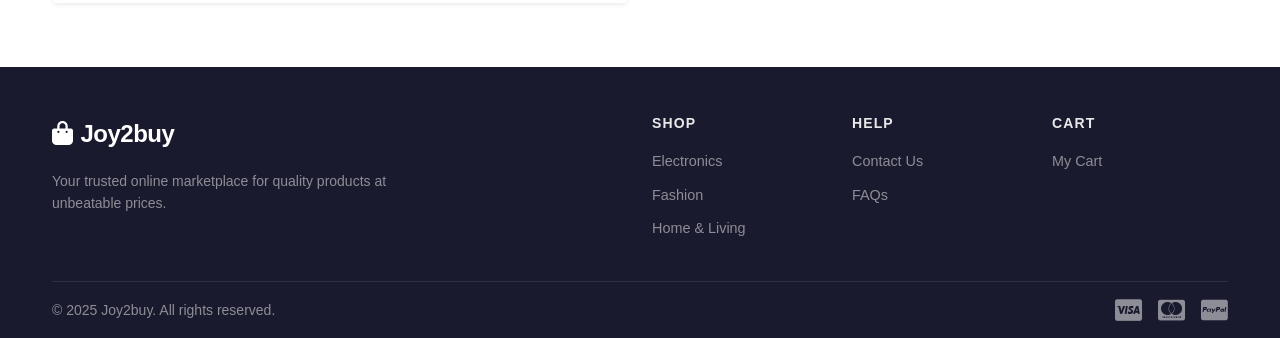
<file: contact.html>
<!DOCTYPE html>
<html lang="en">
<head>
  <meta charset="UTF-8" />
  <meta name="viewport" content="width=device-width, initial-scale=1.0" />
  <meta name="description" content="Get in touch with the Joy2buy team. We are here to help with orders, returns, delivery and any other questions." />
  <title>Contact Us | Joy2buy</title>

  <!-- Bootstrap 5 CSS -->
  <link rel="stylesheet"
    href="https://cdn.jsdelivr.net/npm/bootstrap@5.3.2/dist/css/bootstrap.min.css"
    integrity="sha384-T3c6CoIi6uLrA9TneNEoa7RxnatzjcDSCmG1MXxSR1GAsXEV/Dwwykc2MPK8M2HN"
    crossorigin="anonymous" />
  <!-- Font Awesome 6.5 -->
  <link rel="stylesheet"
    href="https://cdnjs.cloudflare.com/ajax/libs/font-awesome/6.5.0/css/all.min.css"
    crossorigin="anonymous" />
  <!-- Custom styles -->
  <link rel="stylesheet" href="css/style.css" />
  <link rel="stylesheet" href="css/responsive.css" />
</head>
<body>

  <!-- Skip to main content -->
  <a class="skip-link" href="#main-content">Skip to main content</a>

  <!-- ========== NAVBAR ========== -->
  <nav class="navbar navbar-expand-lg navbar-dark bg-primary-custom sticky-top"
    aria-label="Main navigation">
    <div class="container">
      <a class="navbar-brand fw-bold" href="index.html" aria-label="Joy2buy Home">
        <i class="fa-solid fa-bag-shopping me-2" aria-hidden="true"></i>Joy2buy
      </a>
      <button class="navbar-toggler" type="button"
        data-bs-toggle="collapse" data-bs-target="#mainNav"
        aria-controls="mainNav" aria-expanded="false" aria-label="Toggle navigation">
        <span class="navbar-toggler-icon"></span>
      </button>
      <div class="collapse navbar-collapse" id="mainNav">
        <ul class="navbar-nav me-auto mb-2 mb-lg-0">
          <li class="nav-item"><a class="nav-link" href="index.html">Home</a></li>
          <li class="nav-item"><a class="nav-link" href="products.html">Shop</a></li>
          <li class="nav-item">
            <a class="nav-link active" aria-current="page" href="contact.html">Contact</a>
          </li>
        </ul>
        <a href="cart.html" class="btn btn-outline-light position-relative" aria-label="View cart">
          <i class="fa-solid fa-cart-shopping" aria-hidden="true"></i>
          <span class="position-absolute top-0 start-100 translate-middle badge rounded-pill bg-accent d-none"
            id="cart-count" aria-label="items in cart">0</span>
        </a>
      </div>
    </div>
  </nav>

  <!-- ========== PAGE HEADER ========== -->
  <header class="page-header py-4" aria-label="Page header">
    <div class="container">
      <nav aria-label="Breadcrumb">
        <ol class="breadcrumb mb-2">
          <li class="breadcrumb-item"><a href="index.html">Home</a></li>
          <li class="breadcrumb-item active" aria-current="page">Contact</li>
        </ol>
      </nav>
      <h1 class="fw-bold mb-0">Contact Us</h1>
    </div>
  </header>

  <!-- ========== MAIN CONTENT ========== -->
  <main class="py-5" id="main-content">
    <div class="container">
      <div class="row g-5">

        <!-- Contact Info -->
        <aside class="col-lg-4" aria-labelledby="contact-info-heading">
          <h2 id="contact-info-heading" class="h5 fw-bold mb-4">Get In Touch</h2>
          <p class="text-muted mb-4">
            Have a question about your order, a product, or our services?
            Our team is available Monday to Friday, 9am to 6pm.
          </p>

          <address class="not-italic">
            <div class="d-flex align-items-start mb-4">
              <div class="contact-icon me-3" aria-hidden="true">
                <i class="fa-solid fa-location-dot"></i>
              </div>
              <div>
                <h3 class="h6 fw-semibold mb-1">Our Office</h3>
                <p class="text-muted small mb-0">
                  123 Commerce Lane<br />London, EC1A 1BB<br />United Kingdom
                </p>
              </div>
            </div>
            <div class="d-flex align-items-start mb-4">
              <div class="contact-icon me-3" aria-hidden="true">
                <i class="fa-solid fa-phone"></i>
              </div>
              <div>
                <h3 class="h6 fw-semibold mb-1">Phone</h3>
                <a href="tel:+442079460000" class="text-muted small">+44 (0)20 7946 0000</a>
                <p class="text-muted small mb-0">Mon–Fri 9am–6pm</p>
              </div>
            </div>
            <div class="d-flex align-items-start mb-4">
              <div class="contact-icon me-3" aria-hidden="true">
                <i class="fa-solid fa-envelope"></i>
              </div>
              <div>
                <h3 class="h6 fw-semibold mb-1">Email</h3>
                <a href="mailto:support@joy2buy.com" class="text-muted small">support@joy2buy.com</a>
                <p class="text-muted small mb-0">We reply within 24 hours</p>
              </div>
            </div>
            <div class="d-flex align-items-start mb-4">
              <div class="contact-icon me-3" aria-hidden="true">
                <i class="fa-solid fa-clock"></i>
              </div>
              <div>
                <h3 class="h6 fw-semibold mb-1">Support Hours</h3>
                <p class="text-muted small mb-0">
                  Monday – Friday: 9am – 6pm<br />
                  Saturday: 10am – 4pm<br />
                  Sunday: Closed
                </p>
              </div>
            </div>
          </address>

          <div class="mt-4">
            <h3 class="h6 fw-semibold mb-3">Follow Us</h3>
            <div class="d-flex gap-2">
              <a href="https://facebook.com" class="social-link-dark"
                aria-label="Follow us on Facebook (opens in a new tab)"
                rel="noopener noreferrer" target="_blank">
                <i class="fa-brands fa-facebook-f" aria-hidden="true"></i>
              </a>
              <a href="https://instagram.com" class="social-link-dark"
                aria-label="Follow us on Instagram (opens in a new tab)"
                rel="noopener noreferrer" target="_blank">
                <i class="fa-brands fa-instagram" aria-hidden="true"></i>
              </a>
              <a href="https://twitter.com" class="social-link-dark"
                aria-label="Follow us on X formerly Twitter (opens in a new tab)"
                rel="noopener noreferrer" target="_blank">
                <i class="fa-brands fa-x-twitter" aria-hidden="true"></i>
              </a>
            </div>
          </div>
        </aside>

        <!-- Contact Form -->
        <section class="col-lg-8" aria-labelledby="contact-form-heading">
          <div class="card border-0 shadow-sm p-4 p-lg-5">
            <h2 id="contact-form-heading" class="h5 fw-bold mb-4">Send Us a Message</h2>

            <!-- Success alert (hidden until form submitted) -->
            <div id="form-success" class="alert alert-success d-none"
              role="alert" aria-live="assertive">
              <i class="fa-solid fa-check-circle me-2" aria-hidden="true"></i>
              <strong>Message sent!</strong> Thank you for reaching out.
              We will respond within 24 hours.
            </div>

            <form id="contact-form" novalidate aria-label="Contact form">
              <div class="row g-3">
                <div class="col-sm-6">
                  <label for="contact-first-name" class="form-label">
                    First Name <span class="text-danger" aria-hidden="true">*</span>
                  </label>
                  <input type="text" id="contact-first-name" name="firstName"
                    class="form-control" placeholder="Jane"
                    required aria-required="true" autocomplete="given-name" />
                  <div class="invalid-feedback" role="alert">Please enter your first name.</div>
                </div>
                <div class="col-sm-6">
                  <label for="contact-last-name" class="form-label">
                    Last Name <span class="text-danger" aria-hidden="true">*</span>
                  </label>
                  <input type="text" id="contact-last-name" name="lastName"
                    class="form-control" placeholder="Doe"
                    required aria-required="true" autocomplete="family-name" />
                  <div class="invalid-feedback" role="alert">Please enter your last name.</div>
                </div>
                <div class="col-12">
                  <label for="contact-email" class="form-label">
                    Email Address <span class="text-danger" aria-hidden="true">*</span>
                  </label>
                  <input type="email" id="contact-email" name="email"
                    class="form-control" placeholder="jane@example.com"
                    required aria-required="true" autocomplete="email" />
                  <div class="invalid-feedback" role="alert">Please enter a valid email address.</div>
                </div>
                <div class="col-12">
                  <label for="contact-phone" class="form-label">
                    Phone Number <span class="text-muted small">(optional)</span>
                  </label>
                  <input type="tel" id="contact-phone" name="phone"
                    class="form-control" placeholder="+44 7700 900000"
                    autocomplete="tel" />
                  <div class="invalid-feedback" role="alert">Please enter a valid phone number.</div>
                </div>
                <div class="col-12">
                  <label for="contact-subject" class="form-label">
                    Subject <span class="text-danger" aria-hidden="true">*</span>
                  </label>
                  <select id="contact-subject" name="subject" class="form-select"
                    required aria-required="true">
                    <option value="">Select a subject</option>
                    <option value="order">Order Enquiry</option>
                    <option value="returns">Returns &amp; Refunds</option>
                    <option value="delivery">Delivery Issue</option>
                    <option value="product">Product Question</option>
                    <option value="account">Account Help</option>
                    <option value="feedback">Feedback</option>
                    <option value="other">Other</option>
                  </select>
                  <div class="invalid-feedback" role="alert">Please select a subject.</div>
                </div>
                <div class="col-12">
                  <label for="contact-order" class="form-label">
                    Order Number <span class="text-muted small">(optional)</span>
                  </label>
                  <input type="text" id="contact-order" name="orderNumber"
                    class="form-control" placeholder="JOY-123456"
                    autocomplete="off" />
                </div>
                <div class="col-12">
                  <label for="contact-message" class="form-label">
                    Message <span class="text-danger" aria-hidden="true">*</span>
                  </label>
                  <textarea id="contact-message" name="message"
                    class="form-control" rows="5"
                    placeholder="How can we help you today?"
                    required aria-required="true" minlength="20"></textarea>
                  <div class="invalid-feedback" role="alert">
                    Please enter a message of at least 20 characters.
                  </div>
                  <div class="form-text d-flex justify-content-end">
                    <span id="char-count">0</span>/500 characters
                  </div>
                </div>
                <div class="col-12">
                  <div class="form-check">
                    <input class="form-check-input" type="checkbox"
                      id="privacy-consent" name="privacyConsent"
                      required aria-required="true" />
                    <label class="form-check-label small" for="privacy-consent">
                      I agree to Joy2buy processing my personal data to respond to my enquiry.
                      <span class="text-danger" aria-hidden="true">*</span>
                    </label>
                    <div class="invalid-feedback" role="alert">
                      You must accept the privacy policy to continue.
                    </div>
                  </div>
                </div>
                <div class="col-12">
                  <button type="submit" class="btn btn-accent btn-lg px-5"
                    id="contact-submit">
                    <i class="fa-solid fa-paper-plane me-2" aria-hidden="true"></i>Send Message
                  </button>
                </div>
              </div>
            </form>
          </div>
        </section>
      </div>

      <!-- ========== FAQ SECTION ========== -->
      <section class="mt-5 pt-4" aria-labelledby="faq-heading" id="faq-heading">
        <div class="text-center mb-4">
          <h2 class="fw-bold">Frequently Asked Questions</h2>
          <p class="text-muted">Quick answers to our most common questions</p>
        </div>
        <div class="row g-4">
          <div class="col-lg-6">
            <div class="accordion" id="faqAccordion">

              <div class="accordion-item border-0 shadow-sm mb-3">
                <h3 class="accordion-header">
                  <button class="accordion-button fw-semibold" type="button"
                    data-bs-toggle="collapse" data-bs-target="#faq1"
                    aria-expanded="true" aria-controls="faq1">
                    How long does delivery take?
                  </button>
                </h3>
                <div id="faq1" class="accordion-collapse collapse show"
                  data-bs-parent="#faqAccordion">
                  <div class="accordion-body text-muted">
                    Standard delivery takes 3 to 5 working days. Express delivery is 1 to 2 working
                    days. Next Day Delivery guarantees arrival the following working day when you order
                    before 2pm.
                  </div>
                </div>
              </div>

              <div class="accordion-item border-0 shadow-sm mb-3">
                <h3 class="accordion-header">
                  <button class="accordion-button collapsed fw-semibold" type="button"
                    data-bs-toggle="collapse" data-bs-target="#faq2"
                    aria-expanded="false" aria-controls="faq2">
                    What is your return policy?
                  </button>
                </h3>
                <div id="faq2" class="accordion-collapse collapse"
                  data-bs-parent="#faqAccordion">
                  <div class="accordion-body text-muted">
                    We offer a 30-day hassle-free returns policy. Items must be unused and in their
                    original packaging. Contact us to start a return and we will arrange free
                    collection.
                  </div>
                </div>
              </div>

              <div class="accordion-item border-0 shadow-sm mb-3">
                <h3 class="accordion-header">
                  <button class="accordion-button collapsed fw-semibold" type="button"
                    data-bs-toggle="collapse" data-bs-target="#faq3"
                    aria-expanded="false" aria-controls="faq3">
                    Do you offer free delivery?
                  </button>
                </h3>
                <div id="faq3" class="accordion-collapse collapse"
                  data-bs-parent="#faqAccordion">
                  <div class="accordion-body text-muted">
                    Yes! All orders over £50 qualify for free standard delivery. There are no minimum
                    spend requirements for returns.
                  </div>
                </div>
              </div>

            </div>
          </div>
          <div class="col-lg-6">
            <div class="accordion" id="faqAccordion2">

              <div class="accordion-item border-0 shadow-sm mb-3">
                <h3 class="accordion-header">
                  <button class="accordion-button collapsed fw-semibold" type="button"
                    data-bs-toggle="collapse" data-bs-target="#faq4"
                    aria-expanded="false" aria-controls="faq4">
                    How can I track my order?
                  </button>
                </h3>
                <div id="faq4" class="accordion-collapse collapse"
                  data-bs-parent="#faqAccordion2">
                  <div class="accordion-body text-muted">
                    Once your order is dispatched, you will receive an email with a tracking number
                    and a direct link to track your delivery in real time.
                  </div>
                </div>
              </div>

              <div class="accordion-item border-0 shadow-sm mb-3">
                <h3 class="accordion-header">
                  <button class="accordion-button collapsed fw-semibold" type="button"
                    data-bs-toggle="collapse" data-bs-target="#faq5"
                    aria-expanded="false" aria-controls="faq5">
                    What payment methods do you accept?
                  </button>
                </h3>
                <div id="faq5" class="accordion-collapse collapse"
                  data-bs-parent="#faqAccordion2">
                  <div class="accordion-body text-muted">
                    We accept all major credit and debit cards (Visa, Mastercard, Amex), PayPal,
                    and Apple Pay. All transactions are secured with 256-bit SSL encryption.
                  </div>
                </div>
              </div>

              <div class="accordion-item border-0 shadow-sm mb-3">
                <h3 class="accordion-header">
                  <button class="accordion-button collapsed fw-semibold" type="button"
                    data-bs-toggle="collapse" data-bs-target="#faq6"
                    aria-expanded="false" aria-controls="faq6">
                    Can I change or cancel my order?
                  </button>
                </h3>
                <div id="faq6" class="accordion-collapse collapse"
                  data-bs-parent="#faqAccordion2">
                  <div class="accordion-body text-muted">
                    Orders can be changed or cancelled within 2 hours of placement. After this
                    window the order enters fulfilment. Please contact us immediately if you need
                    to make changes.
                  </div>
                </div>
              </div>

            </div>
          </div>
        </div>
      </section>

    </div>
  </main>

  <!-- TOAST -->
  <div class="toast-container position-fixed bottom-0 end-0 p-3"
    aria-live="polite" aria-atomic="true">
    <div id="toast-notification"
      class="toast align-items-center text-bg-success border-0" role="alert">
      <div class="d-flex">
        <div class="toast-body" id="toast-message"></div>
        <button type="button" class="btn-close btn-close-white me-2 m-auto"
          data-bs-dismiss="toast" aria-label="Close notification"></button>
      </div>
    </div>
  </div>

  <!-- ========== FOOTER ========== -->
  <footer class="footer-section pt-5 pb-3" aria-label="Site footer">
    <div class="container">
      <div class="row g-4 mb-4">
        <div class="col-lg-4">
          <a class="navbar-brand fw-bold fs-4 text-white text-decoration-none" href="index.html">
            <i class="fa-solid fa-bag-shopping me-2" aria-hidden="true"></i>Joy2buy
          </a>
          <p class="text-white-50 mt-3 small">
            Your trusted online marketplace for quality products at unbeatable prices.
          </p>
        </div>
        <div class="col-sm-6 col-lg-2 offset-lg-2">
          <h3 class="footer-heading">Shop</h3>
          <ul class="list-unstyled footer-links">
            <li><a href="products.html?category=electronics">Electronics</a></li>
            <li><a href="products.html?category=fashion">Fashion</a></li>
            <li><a href="products.html?category=home">Home &amp; Living</a></li>
          </ul>
        </div>
        <div class="col-sm-6 col-lg-2">
          <h3 class="footer-heading">Help</h3>
          <ul class="list-unstyled footer-links">
            <li><a href="contact.html">Contact Us</a></li>
            <li><a href="#faq-heading">FAQs</a></li>
          </ul>
        </div>
        <div class="col-sm-6 col-lg-2">
          <h3 class="footer-heading">Cart</h3>
          <ul class="list-unstyled footer-links">
            <li><a href="cart.html">My Cart</a></li>
          </ul>
        </div>
      </div>
      <hr class="border-secondary" />
      <div class="d-flex flex-column flex-md-row justify-content-between align-items-center gap-2">
        <p class="text-white-50 small mb-0">&copy; 2025 Joy2buy. All rights reserved.</p>
        <div class="d-flex gap-3" aria-label="Accepted payment methods">
          <i class="fa-brands fa-cc-visa fs-4 text-white-50" aria-label="Visa" title="Visa"></i>
          <i class="fa-brands fa-cc-mastercard fs-4 text-white-50" aria-label="Mastercard" title="Mastercard"></i>
          <i class="fa-brands fa-cc-paypal fs-4 text-white-50" aria-label="PayPal" title="PayPal"></i>
        </div>
      </div>
    </div>
  </footer>

  <!-- Bootstrap 5 JS -->
  <script
    src="https://cdn.jsdelivr.net/npm/bootstrap@5.3.2/dist/js/bootstrap.bundle.min.js"
    integrity="sha384-C6RzsynM9kWDrMNeT87bh95OGNyZPhcTNXj1NW7RuBCsyN/o0jlpcV8Qyq46cDfL"
    crossorigin="anonymous"></script>
  <script src="js/api.js"></script>
  <script src="js/navigation.js"></script>
  <script src="js/validation.js"></script>
  <script src="js/app.js"></script>

</body>
</html>
</file>
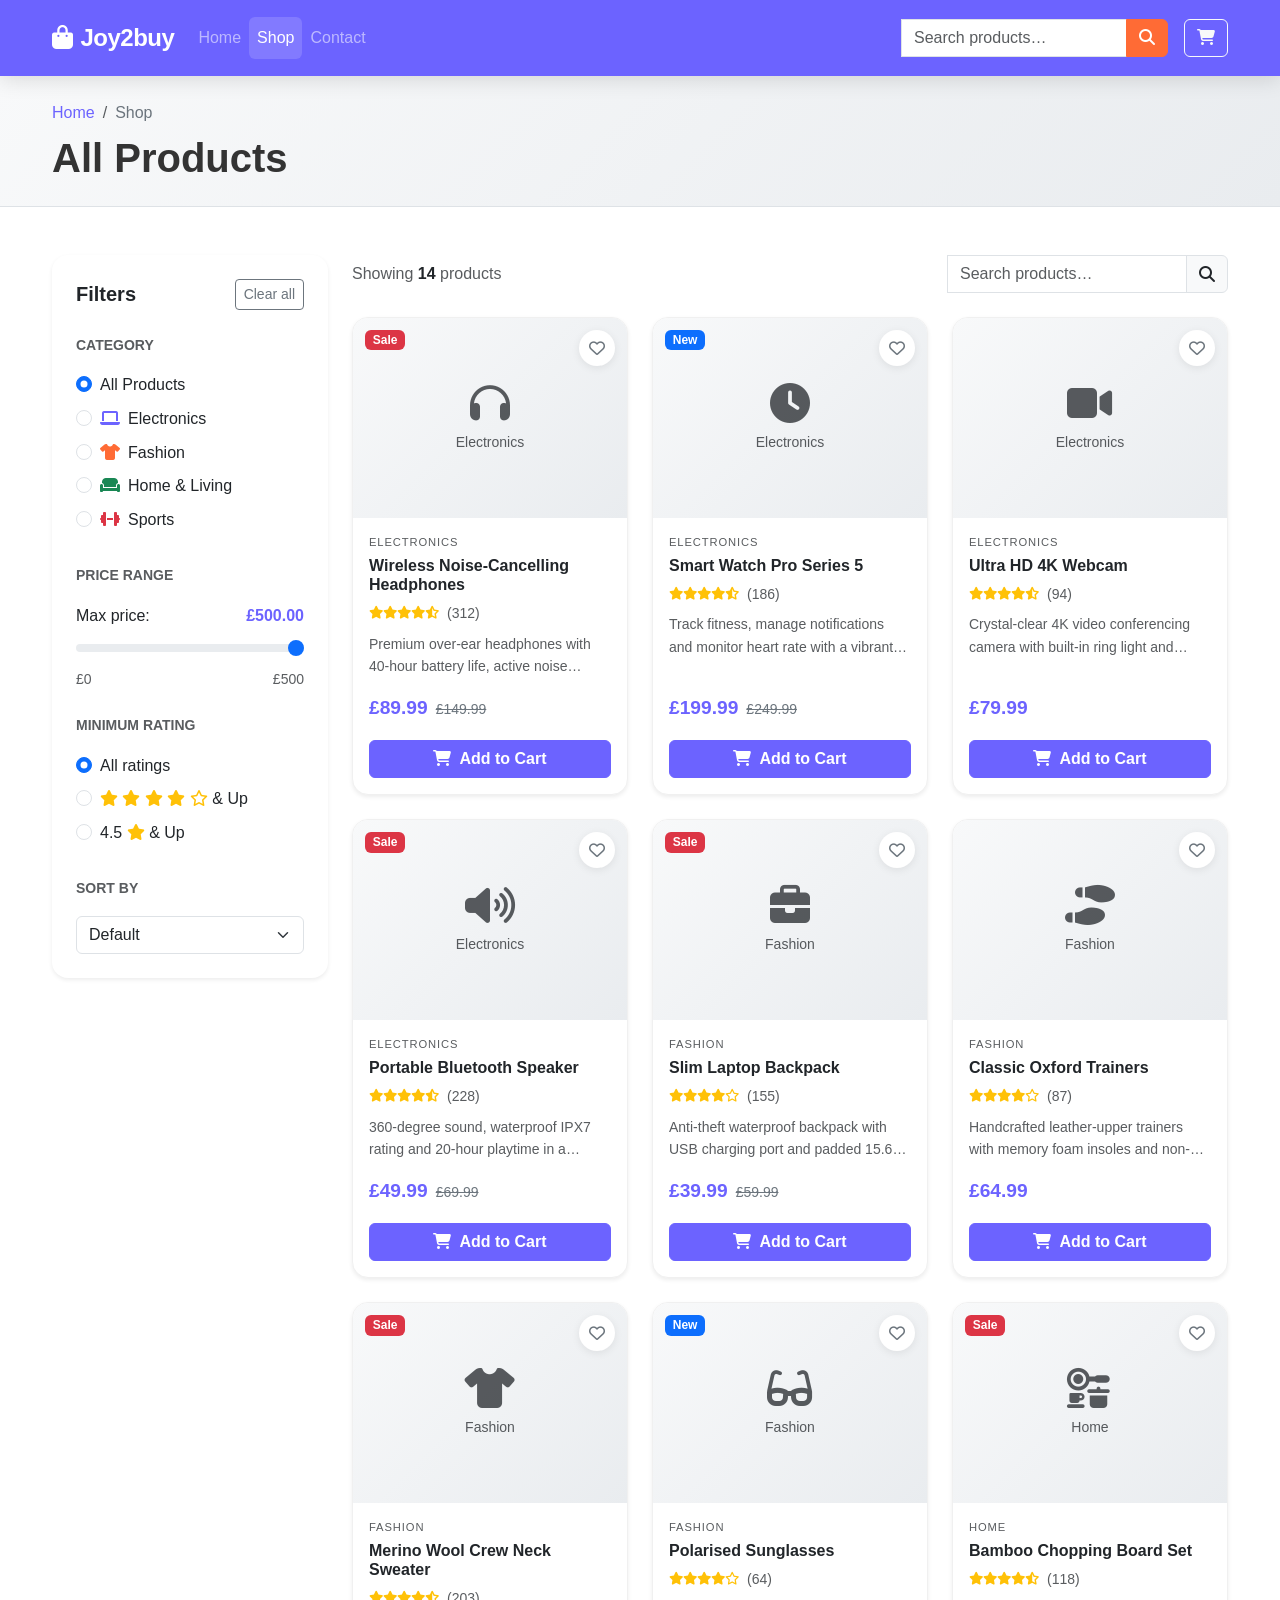
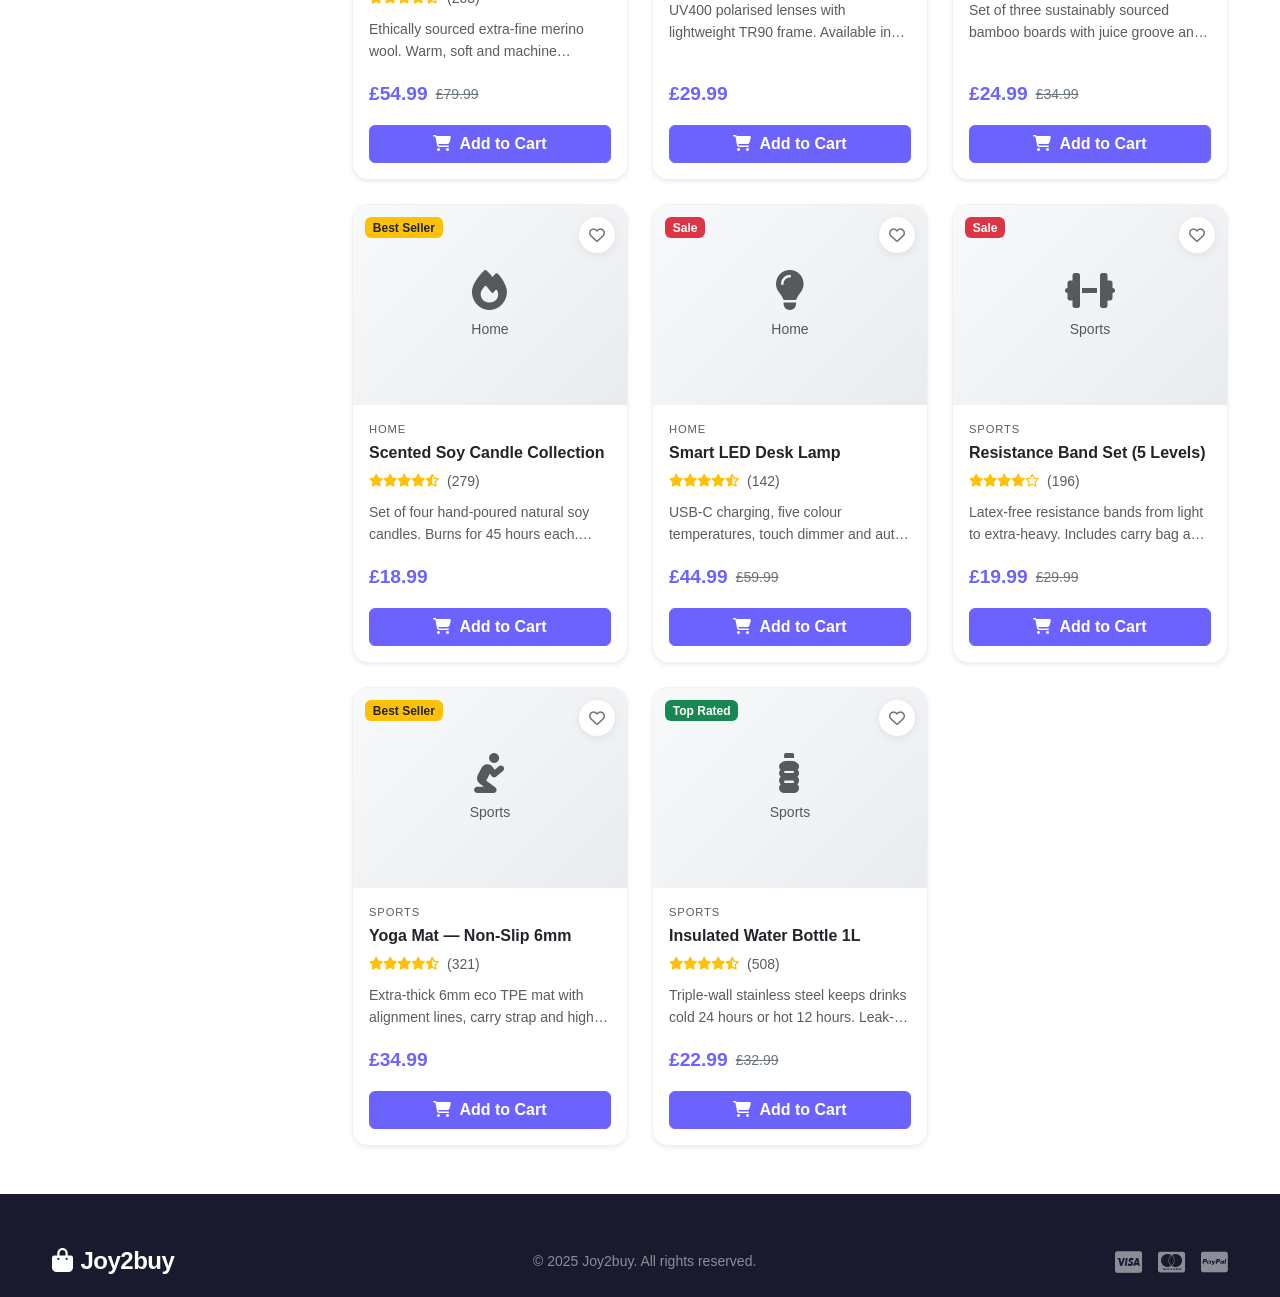
<file: products.html>
<!DOCTYPE html>
<html lang="en">
<head>
  <meta charset="UTF-8" />
  <meta name="viewport" content="width=device-width, initial-scale=1.0" />
  <meta name="description" content="Browse all products at Joy2buy — Electronics, Fashion, Home and Living, and Sports. Filter by category, price and rating. Sort and live-search results." />
  <title>Shop | Joy2buy</title>

  <!-- Bootstrap 5 CSS -->
  <link rel="stylesheet"
    href="https://cdn.jsdelivr.net/npm/bootstrap@5.3.2/dist/css/bootstrap.min.css"
    integrity="sha384-T3c6CoIi6uLrA9TneNEoa7RxnatzjcDSCmG1MXxSR1GAsXEV/Dwwykc2MPK8M2HN"
    crossorigin="anonymous" />
  <!-- Font Awesome 6.5 -->
  <link rel="stylesheet"
    href="https://cdnjs.cloudflare.com/ajax/libs/font-awesome/6.5.0/css/all.min.css"
    crossorigin="anonymous" />
  <!-- Custom styles -->
  <link rel="stylesheet" href="css/style.css" />
  <link rel="stylesheet" href="css/responsive.css" />
</head>
<body>

  <!-- Skip to main content -->
  <a class="skip-link" href="#main-content">Skip to main content</a>

  <!-- ========== NAVBAR ========== -->
  <nav class="navbar navbar-expand-lg navbar-dark bg-primary-custom sticky-top"
    aria-label="Main navigation">
    <div class="container">
      <a class="navbar-brand fw-bold" href="index.html" aria-label="Joy2buy Home">
        <i class="fa-solid fa-bag-shopping me-2" aria-hidden="true"></i>Joy2buy
      </a>
      <button class="navbar-toggler" type="button"
        data-bs-toggle="collapse" data-bs-target="#mainNav"
        aria-controls="mainNav" aria-expanded="false" aria-label="Toggle navigation">
        <span class="navbar-toggler-icon"></span>
      </button>
      <div class="collapse navbar-collapse" id="mainNav">
        <ul class="navbar-nav me-auto mb-2 mb-lg-0">
          <li class="nav-item">
            <a class="nav-link" href="index.html">Home</a>
          </li>
          <li class="nav-item">
            <a class="nav-link active" aria-current="page" href="products.html">Shop</a>
          </li>
          <li class="nav-item">
            <a class="nav-link" href="contact.html">Contact</a>
          </li>
        </ul>
        <form class="d-flex me-3" role="search" id="navSearchForm">
          <div class="input-group">
            <label for="navSearch" class="visually-hidden">Search products</label>
            <input class="form-control" type="search" id="navSearch"
              placeholder="Search products…" aria-label="Search products" />
            <button class="btn btn-accent" type="submit" aria-label="Submit search">
              <i class="fa-solid fa-magnifying-glass" aria-hidden="true"></i>
            </button>
          </div>
        </form>
        <a href="cart.html" class="btn btn-outline-light position-relative" aria-label="View cart">
          <i class="fa-solid fa-cart-shopping" aria-hidden="true"></i>
          <span class="position-absolute top-0 start-100 translate-middle badge rounded-pill bg-accent d-none"
            id="cart-count" aria-label="items in cart">0</span>
        </a>
      </div>
    </div>
  </nav>

  <!-- ========== PAGE HEADER ========== -->
  <header class="page-header py-4" aria-label="Page header">
    <div class="container">
      <nav aria-label="Breadcrumb">
        <ol class="breadcrumb mb-2">
          <li class="breadcrumb-item"><a href="index.html">Home</a></li>
          <li class="breadcrumb-item active" aria-current="page">Shop</li>
        </ol>
      </nav>
      <h1 class="fw-bold mb-0">All Products</h1>
    </div>
  </header>

  <!-- ========== MAIN CONTENT ========== -->
  <main class="py-5" id="main-content">
    <div class="container">
      <div class="row g-4">

        <!-- SIDEBAR FILTERS -->
        <aside class="col-lg-3" aria-label="Product filters">
          <div class="filter-panel card border-0 shadow-sm p-4">
            <div class="d-flex justify-content-between align-items-center mb-4">
              <h2 class="h5 fw-bold mb-0">Filters</h2>
              <button class="btn btn-sm btn-outline-secondary" id="clear-filters"
                type="button" aria-label="Clear all filters">
                Clear all
              </button>
            </div>

            <!-- Category filter -->
            <fieldset class="mb-4">
              <legend class="fw-semibold small text-uppercase text-muted mb-3">Category</legend>
              <div class="form-check mb-2">
                <input class="form-check-input filter-category" type="radio"
                  name="category" id="cat-all" value="all" checked />
                <label class="form-check-label" for="cat-all">All Products</label>
              </div>
              <div class="form-check mb-2">
                <input class="form-check-input filter-category" type="radio"
                  name="category" id="cat-electronics" value="electronics" />
                <label class="form-check-label" for="cat-electronics">
                  <i class="fa-solid fa-laptop me-2 text-primary-custom" aria-hidden="true"></i>Electronics
                </label>
              </div>
              <div class="form-check mb-2">
                <input class="form-check-input filter-category" type="radio"
                  name="category" id="cat-fashion" value="fashion" />
                <label class="form-check-label" for="cat-fashion">
                  <i class="fa-solid fa-shirt me-2 text-accent" aria-hidden="true"></i>Fashion
                </label>
              </div>
              <div class="form-check mb-2">
                <input class="form-check-input filter-category" type="radio"
                  name="category" id="cat-home" value="home" />
                <label class="form-check-label" for="cat-home">
                  <i class="fa-solid fa-couch me-2 text-success" aria-hidden="true"></i>Home &amp; Living
                </label>
              </div>
              <div class="form-check mb-2">
                <input class="form-check-input filter-category" type="radio"
                  name="category" id="cat-sports" value="sports" />
                <label class="form-check-label" for="cat-sports">
                  <i class="fa-solid fa-dumbbell me-2 text-danger" aria-hidden="true"></i>Sports
                </label>
              </div>
            </fieldset>

            <!-- Price range filter -->
            <fieldset class="mb-4">
              <legend class="fw-semibold small text-uppercase text-muted mb-3">Price Range</legend>
              <label for="price-range" class="form-label d-flex justify-content-between">
                <span>Max price:</span>
                <strong id="price-display" class="text-primary-custom">£500.00</strong>
              </label>
              <input type="range" class="form-range" id="price-range"
                min="0" max="500" value="500" step="10"
                aria-label="Maximum price filter"
                aria-valuemin="0" aria-valuemax="500" aria-valuenow="500" />
              <div class="d-flex justify-content-between small text-muted">
                <span>£0</span><span>£500</span>
              </div>
            </fieldset>

            <!-- Rating filter -->
            <fieldset class="mb-4">
              <legend class="fw-semibold small text-uppercase text-muted mb-3">Minimum Rating</legend>
              <div class="form-check mb-2">
                <input class="form-check-input filter-rating" type="radio"
                  name="rating" id="rating-all" value="0" checked />
                <label class="form-check-label" for="rating-all">All ratings</label>
              </div>
              <div class="form-check mb-2">
                <input class="form-check-input filter-rating" type="radio"
                  name="rating" id="rating-4" value="4" />
                <label class="form-check-label" for="rating-4">
                  <i class="fa-solid fa-star text-warning" aria-hidden="true"></i>
                  <i class="fa-solid fa-star text-warning" aria-hidden="true"></i>
                  <i class="fa-solid fa-star text-warning" aria-hidden="true"></i>
                  <i class="fa-solid fa-star text-warning" aria-hidden="true"></i>
                  <i class="fa-regular fa-star text-warning" aria-hidden="true"></i>
                  <span class="visually-hidden">4 stars and above</span>
                  &amp; Up
                </label>
              </div>
              <div class="form-check mb-2">
                <input class="form-check-input filter-rating" type="radio"
                  name="rating" id="rating-45" value="4.5" />
                <label class="form-check-label" for="rating-45">
                  <span aria-hidden="true">4.5 <i class="fa-solid fa-star text-warning"></i></span>
                  <span class="visually-hidden">4.5 stars and above</span>
                  &amp; Up
                </label>
              </div>
            </fieldset>

            <!-- Sort order -->
            <fieldset>
              <legend class="fw-semibold small text-uppercase text-muted mb-3">Sort By</legend>
              <label for="sort-select" class="visually-hidden">Sort products by</label>
              <select class="form-select" id="sort-select" aria-label="Sort products by">
                <option value="default">Default</option>
                <option value="price-asc">Price: Low to High</option>
                <option value="price-desc">Price: High to Low</option>
                <option value="rating-desc">Best Rating</option>
                <option value="name-asc">Name: A–Z</option>
              </select>
            </fieldset>
          </div>
        </aside>

        <!-- PRODUCT GRID -->
        <section class="col-lg-9" aria-labelledby="results-heading">
          <!-- Top bar: count + search -->
          <div class="d-flex flex-column flex-sm-row justify-content-between align-items-sm-center gap-3 mb-4">
            <div>
              <h2 id="results-heading" class="h6 text-muted mb-0">
                Showing
                <span id="result-count" class="fw-bold text-dark">0</span>
                products
              </h2>
            </div>
            <div class="input-group" style="max-width: 280px;">
              <label for="product-search" class="visually-hidden">Search products</label>
              <input type="search" id="product-search" class="form-control"
                placeholder="Search products…"
                aria-label="Live search products" />
              <span class="input-group-text" aria-hidden="true">
                <i class="fa-solid fa-magnifying-glass"></i>
              </span>
            </div>
          </div>

          <!-- Loading spinner -->
          <div class="section-loader" id="products-loader" aria-label="Loading products">
            <div class="spinner-border text-primary" role="status">
              <span class="visually-hidden">Loading products…</span>
            </div>
          </div>

          <!-- Error state -->
          <div class="section-error d-none" id="products-error" role="alert" aria-live="assertive"></div>

          <!-- Products container (aria-live for dynamic updates) -->
          <div class="row g-4" id="products-grid"
            aria-live="polite" aria-label="Product listings" aria-busy="true">
          </div>

          <!-- No results -->
          <div id="no-results" class="text-center py-5 d-none" role="alert">
            <i class="fa-solid fa-magnifying-glass fs-1 text-muted mb-3" aria-hidden="true"></i>
            <h3 class="h5 text-muted">No products found</h3>
            <p class="text-muted">Try adjusting your filters or search terms.</p>
            <button class="btn btn-outline-primary" id="reset-search" type="button">
              Clear Search
            </button>
          </div>
        </section>

      </div>
    </div>
  </main>

  <!-- ========== FOOTER ========== -->
  <footer class="footer-section pt-5 pb-3" aria-label="Site footer">
    <div class="container">
      <div class="d-flex flex-column flex-md-row justify-content-between align-items-center gap-2">
        <a class="navbar-brand fw-bold text-white text-decoration-none" href="index.html">
          <i class="fa-solid fa-bag-shopping me-2" aria-hidden="true"></i>Joy2buy
        </a>
        <p class="text-white-50 small mb-0">&copy; 2025 Joy2buy. All rights reserved.</p>
        <div class="d-flex gap-3" aria-label="Accepted payment methods">
          <i class="fa-brands fa-cc-visa fs-4 text-white-50" aria-label="Visa" title="Visa"></i>
          <i class="fa-brands fa-cc-mastercard fs-4 text-white-50" aria-label="Mastercard" title="Mastercard"></i>
          <i class="fa-brands fa-cc-paypal fs-4 text-white-50" aria-label="PayPal" title="PayPal"></i>
        </div>
      </div>
    </div>
  </footer>

  <!-- TOAST -->
  <div class="toast-container position-fixed bottom-0 end-0 p-3"
    aria-live="polite" aria-atomic="true">
    <div id="toast-notification"
      class="toast align-items-center text-bg-success border-0" role="alert">
      <div class="d-flex">
        <div class="toast-body" id="toast-message"></div>
        <button type="button" class="btn-close btn-close-white me-2 m-auto"
          data-bs-dismiss="toast" aria-label="Close notification"></button>
      </div>
    </div>
  </div>

  <!-- Bootstrap 5 JS -->
  <script
    src="https://cdn.jsdelivr.net/npm/bootstrap@5.3.2/dist/js/bootstrap.bundle.min.js"
    integrity="sha384-C6RzsynM9kWDrMNeT87bh95OGNyZPhcTNXj1NW7RuBCsyN/o0jlpcV8Qyq46cDfL"
    crossorigin="anonymous"></script>
  <script src="js/api.js"></script>
  <script src="js/navigation.js"></script>
  <script src="js/validation.js"></script>
  <script src="js/app.js"></script>

</body>
</html>
</file>
<file: css/style.css>
/* ============================================================
   Joy2buy — Main Stylesheet
   Unit 2: Interactive Front End Development
   Gateway Qualifications Level 5 Diploma — Web Application Development
   ============================================================
   Sections:
   1.  CSS Custom Properties
   2.  Reset & Base
   3.  Accessibility Helpers
   4.  Skip Link
   5.  Loading & Error States
   6.  Utility Classes
   7.  Navbar
   8.  Hero Section
   9.  Page Header (inner pages)
   10. Category Cards
   11. Product Cards
   12. Filter Panel (products.html)
   13. Deals Banner & Countdown
   14. Testimonials
   15. Newsletter Section
   16. Footer
   17. Cart Page
   18. Checkout Modal
   19. Contact Page
   20. 404 Page
   21. Forms & Validation States
   22. Toast Notifications
   23. Print Styles
   ============================================================ */

/* ============================================================
   1. CSS CUSTOM PROPERTIES
   ============================================================ */
:root {
  /* Brand colours */
  --color-primary:       #6c63ff;
  --color-primary-dark:  #5a52d5;
  --color-primary-light: #8b85ff;
  --color-accent:        #ff6b35;
  --color-accent-dark:   #e05a28;

  /* Neutrals */
  --color-dark:          #1a1a2e;
  --color-dark-2:        #16213e;
  --color-light:         #f8f9fa;
  --color-text:          #333333;
  --color-text-muted:    #6c757d;
  --color-white:         #ffffff;

  /* Semantic */
  --color-success: #28a745;
  --color-danger:  #dc3545;
  --color-warning: #ffc107;
  --color-info:    #17a2b8;

  /* Typography */
  --font-base:       'Segoe UI', Tahoma, Geneva, Verdana, sans-serif;
  --font-size-base:  1rem;
  --line-height-base: 1.6;

  /* Border radii */
  --radius-sm:   0.375rem;
  --radius-md:   0.75rem;
  --radius-lg:   1rem;
  --radius-xl:   1.5rem;
  --radius-pill: 50rem;

  /* Shadows */
  --shadow-sm: 0 2px 8px rgba(0, 0, 0, 0.08);
  --shadow-md: 0 4px 20px rgba(0, 0, 0, 0.12);
  --shadow-lg: 0 8px 40px rgba(0, 0, 0, 0.16);

  /* Transitions */
  --transition-fast: 0.15s ease;
  --transition-base: 0.3s ease;
  --transition-slow: 0.5s ease;

  /* Layout */
  --navbar-height: 72px;
}

/* ============================================================
   2. RESET & BASE
   ============================================================ */
*,
*::before,
*::after {
  box-sizing: border-box;
}

html {
  scroll-behavior: smooth;
}

body {
  font-family: var(--font-base);
  font-size: var(--font-size-base);
  line-height: var(--line-height-base);
  color: var(--color-text);
  background-color: var(--color-white);
}

/* ============================================================
   3. ACCESSIBILITY HELPERS
   ============================================================ */

/* Visually hidden but available to screen readers */
.visually-hidden {
  position: absolute;
  width: 1px;
  height: 1px;
  padding: 0;
  margin: -1px;
  overflow: hidden;
  clip: rect(0, 0, 0, 0);
  white-space: nowrap;
  border: 0;
}

/* Keyboard-only focus ring — WCAG AA compliant 3px outline */
:focus-visible {
  outline: 3px solid var(--color-primary);
  outline-offset: 2px;
  border-radius: var(--radius-sm);
}

/* ============================================================
   4. SKIP LINK
   ============================================================ */
.skip-link {
  position: absolute;
  top: -48px;
  left: 0;
  background: var(--color-primary);
  color: var(--color-white);
  padding: 0.5rem 1rem;
  border-radius: 0 0 var(--radius-sm) 0;
  text-decoration: none;
  font-weight: 600;
  z-index: 9999;
  transition: top var(--transition-fast);
}

.skip-link:focus {
  top: 0;
}

/* ============================================================
   5. LOADING & ERROR STATES
   ============================================================ */
.section-loader {
  display: flex;
  justify-content: center;
  align-items: center;
  padding: 3rem 1rem;
}

.section-error {
  background-color: #fff5f5;
  border: 1px solid var(--color-danger);
  border-radius: var(--radius-md);
  color: var(--color-danger);
  padding: 1rem 1.5rem;
  margin: 1rem 0;
}

/* ============================================================
   6. UTILITY CLASSES
   ============================================================ */
.text-white-75  { color: rgba(255, 255, 255, 0.75) !important; }
.text-white-50  { color: rgba(255, 255, 255, 0.5)  !important; }
.text-primary-custom { color: var(--color-primary) !important; }
.text-accent    { color: var(--color-accent) !important; }
.bg-primary-custom   { background-color: var(--color-primary) !important; }
.bg-accent      { background-color: var(--color-accent) !important; }
.min-vh-hero    { min-height: calc(100vh - var(--navbar-height)); }

/* Clamp product description to 2 lines */
.product-desc {
  display: -webkit-box;
  -webkit-line-clamp: 2;
  -webkit-box-orient: vertical;
  overflow: hidden;
}

/* Product category label */
.product-category-label {
  font-size: 0.7rem;
  letter-spacing: 0.08em;
}

/* ============================================================
   7. NAVBAR
   ============================================================ */
.navbar.bg-primary-custom {
  background-color: var(--color-primary) !important;
  box-shadow: var(--shadow-md);
  padding: 0.875rem 0;
}

.navbar-brand {
  font-size: 1.5rem !important;
  letter-spacing: -0.5px;
}

.navbar .nav-link {
  font-weight: 500;
  padding: 0.5rem 1rem;
  border-radius: var(--radius-sm);
  transition: background-color var(--transition-fast);
}

.navbar .nav-link:hover,
.navbar .nav-link.active {
  background-color: rgba(255, 255, 255, 0.15);
}

/* Accent button */
.btn-accent {
  background-color: var(--color-accent);
  border-color: var(--color-accent);
  color: var(--color-white);
  font-weight: 600;
  transition: all var(--transition-base);
}

.btn-accent:hover,
.btn-accent:focus {
  background-color: var(--color-accent-dark);
  border-color: var(--color-accent-dark);
  color: var(--color-white);
  transform: translateY(-1px);
  box-shadow: 0 4px 12px rgba(255, 107, 53, 0.4);
}

/* Primary custom button */
.btn-primary-custom {
  background-color: var(--color-primary);
  border-color: var(--color-primary);
  color: var(--color-white);
  font-weight: 600;
  transition: all var(--transition-base);
}

.btn-primary-custom:hover,
.btn-primary-custom:focus {
  background-color: var(--color-primary-dark);
  border-color: var(--color-primary-dark);
  color: var(--color-white);
  transform: translateY(-1px);
  box-shadow: 0 4px 12px rgba(108, 99, 255, 0.4);
}

/* ============================================================
   8. HERO SECTION
   ============================================================ */
.hero-section {
  background: linear-gradient(135deg, var(--color-dark) 0%, var(--color-dark-2) 50%, #0f3460 100%);
  padding: 5rem 0;
  overflow: hidden;
  position: relative;
}

.hero-section::before {
  content: '';
  position: absolute;
  top: -50%;
  right: -10%;
  width: 600px;
  height: 600px;
  border-radius: 50%;
  background: radial-gradient(circle, rgba(108, 99, 255, 0.15) 0%, transparent 70%);
  pointer-events: none;
}

.hero-graphic {
  position: relative;
  width: 400px;
  height: 400px;
}

.hero-circle {
  width: 300px;
  height: 300px;
  border-radius: 50%;
  background: linear-gradient(135deg, var(--color-primary), var(--color-primary-light));
  display: flex;
  align-items: center;
  justify-content: center;
  margin: 50px auto;
  box-shadow: var(--shadow-lg);
}

.hero-icon {
  font-size: 7rem;
  color: rgba(255, 255, 255, 0.9);
}

.floating-card {
  position: absolute;
  background: var(--color-white);
  border-radius: var(--radius-md);
  padding: 0.75rem 1.25rem;
  font-size: 0.875rem;
  font-weight: 600;
  box-shadow: var(--shadow-md);
  animation: float 3s ease-in-out infinite;
}

.floating-card.card-1 { top: 30px;    left: 0;   animation-delay: 0s; }
.floating-card.card-2 { bottom: 50px; left: 20px; animation-delay: 1s; }
.floating-card.card-3 { top: 120px;  right: 0;   animation-delay: 2s; }

@keyframes float {
  0%, 100% { transform: translateY(0); }
  50%       { transform: translateY(-10px); }
}

/* ============================================================
   9. PAGE HEADER (inner pages)
   ============================================================ */
.page-header {
  background: linear-gradient(135deg, var(--color-light) 0%, #e9ecef 100%);
  border-bottom: 1px solid #dee2e6;
}

.page-header .breadcrumb-item a {
  color: var(--color-primary);
  text-decoration: none;
}

.page-header .breadcrumb-item.active {
  color: var(--color-text-muted);
}

/* ============================================================
   10. CATEGORY CARDS
   ============================================================ */
.category-card {
  display: block;
  transition: transform var(--transition-base);
}

.category-card:hover {
  transform: translateY(-6px);
}

.category-card-inner {
  border-radius: var(--radius-lg) !important;
  transition: box-shadow var(--transition-base);
}

.category-card:hover .category-card-inner {
  box-shadow: var(--shadow-md) !important;
}

.category-icon {
  width: 70px;
  height: 70px;
  border-radius: 50%;
  background-color: var(--color-light);
  display: flex;
  align-items: center;
  justify-content: center;
  margin: 0 auto;
  transition: background-color var(--transition-base);
}

.category-card:hover .category-icon {
  background-color: rgba(108, 99, 255, 0.1);
}

/* ============================================================
   11. PRODUCT CARDS
   ============================================================ */
.product-card {
  border: 1px solid #f0f0f0 !important;
  border-radius: var(--radius-lg) !important;
  overflow: hidden;
  transition: all var(--transition-base);
}

.product-card:hover {
  transform: translateY(-6px);
  box-shadow: var(--shadow-md) !important;
  border-color: var(--color-primary) !important;
}

.product-img-placeholder {
  height: 200px;
  display: flex;
  flex-direction: column;
  align-items: center;
  justify-content: center;
  background: linear-gradient(135deg, #f8f9fa 0%, #e9ecef 100%);
  color: var(--color-text-muted);
}

.product-badge {
  position: absolute;
  top: 12px;
  left: 12px;
  z-index: 1;
}

.product-wishlist-btn {
  position: absolute;
  top: 12px;
  right: 12px;
  width: 36px;
  height: 36px;
  border-radius: 50%;
  background: var(--color-white);
  border: none;
  display: flex;
  align-items: center;
  justify-content: center;
  box-shadow: var(--shadow-sm);
  cursor: pointer;
  color: var(--color-text-muted);
  transition: all var(--transition-fast);
  z-index: 1;
}

.product-wishlist-btn:hover {
  background: #ffe4e6;
  color: var(--color-danger);
}

.product-wishlist-btn.active {
  background: #ffe4e6;
  color: var(--color-danger);
}

.product-rating {
  color: var(--color-warning);
  font-size: 0.8rem;
}

.product-price {
  font-size: 1.2rem;
  font-weight: 700;
  color: var(--color-primary);
}

.product-price-old {
  text-decoration: line-through;
  font-size: 0.875rem;
  color: var(--color-text-muted);
}

/* ============================================================
   12. FILTER PANEL (products.html)
   ============================================================ */
.filter-panel {
  border-radius: var(--radius-lg) !important;
  position: sticky;
  top: calc(var(--navbar-height) + 1rem);
}

/* ============================================================
   13. DEALS BANNER & COUNTDOWN
   ============================================================ */
.deals-banner {
  background: linear-gradient(135deg, var(--color-dark-2) 0%, #0f3460 100%);
}

.deal-countdown-display {
  display: flex;
  align-items: center;
  justify-content: center;
  gap: 0.5rem;
}

.countdown-item {
  display: flex;
  flex-direction: column;
  align-items: center;
  background: rgba(255, 255, 255, 0.1);
  border-radius: var(--radius-md);
  padding: 1rem 1.5rem;
  min-width: 90px;
}

.countdown-num {
  font-size: 2.5rem;
  font-weight: 800;
  color: var(--color-white);
  line-height: 1;
}

.countdown-label {
  font-size: 0.75rem;
  color: rgba(255, 255, 255, 0.6);
  text-transform: uppercase;
  letter-spacing: 0.1em;
  margin-top: 0.25rem;
}

.countdown-sep {
  font-size: 2rem;
  font-weight: 800;
  color: var(--color-accent);
  line-height: 1;
  padding-bottom: 1.5rem;
}

/* ============================================================
   14. TESTIMONIALS
   ============================================================ */
.avatar-circle {
  width: 44px;
  height: 44px;
  border-radius: 50%;
  display: flex;
  align-items: center;
  justify-content: center;
  font-weight: 700;
  font-size: 1.1rem;
  flex-shrink: 0;
}

/* ============================================================
   15. NEWSLETTER SECTION
   ============================================================ */
.newsletter-section {
  background: linear-gradient(135deg, var(--color-primary) 0%, var(--color-primary-dark) 100%);
}

.newsletter-section .form-control {
  border-radius: var(--radius-pill);
  padding: 0.75rem 1.25rem;
  border: 2px solid rgba(255, 255, 255, 0.3);
  background: rgba(255, 255, 255, 0.15);
  color: var(--color-white);
}

.newsletter-section .form-control::placeholder {
  color: rgba(255, 255, 255, 0.7);
}

.newsletter-section .form-control:focus {
  background: rgba(255, 255, 255, 0.25);
  border-color: rgba(255, 255, 255, 0.6);
  color: var(--color-white);
  box-shadow: none;
  outline: 2px solid rgba(255, 255, 255, 0.5);
}

/* ============================================================
   16. FOOTER
   ============================================================ */
.footer-section {
  background-color: var(--color-dark);
}

.footer-heading {
  color: rgba(255, 255, 255, 0.9);
  font-size: 0.875rem;
  font-weight: 700;
  text-transform: uppercase;
  letter-spacing: 0.08em;
  margin-bottom: 1rem;
}

.footer-links li {
  margin-bottom: 0.5rem;
}

.footer-links a {
  color: rgba(255, 255, 255, 0.5);
  text-decoration: none;
  font-size: 0.9rem;
  transition: color var(--transition-fast);
}

.footer-links a:hover {
  color: var(--color-white);
}

.social-link {
  width: 38px;
  height: 38px;
  border-radius: 50%;
  background: rgba(255, 255, 255, 0.1);
  color: rgba(255, 255, 255, 0.8);
  display: flex;
  align-items: center;
  justify-content: center;
  text-decoration: none;
  transition: all var(--transition-base);
  font-size: 0.9rem;
}

.social-link:hover {
  background: var(--color-accent);
  color: var(--color-white);
  transform: translateY(-3px);
}

.social-link-dark {
  width: 38px;
  height: 38px;
  border-radius: 50%;
  background: #f0f0f0;
  color: var(--color-dark);
  display: flex;
  align-items: center;
  justify-content: center;
  text-decoration: none;
  transition: all var(--transition-base);
  font-size: 0.9rem;
}

.social-link-dark:hover {
  background: var(--color-primary);
  color: var(--color-white);
  transform: translateY(-3px);
}

/* ============================================================
   17. CART PAGE
   ============================================================ */
.cart-item {
  background: var(--color-white);
  border: 1px solid #f0f0f0;
  border-radius: var(--radius-lg);
  padding: 1.25rem;
  margin-bottom: 1rem;
  transition: box-shadow var(--transition-base);
}

.cart-item:hover {
  box-shadow: var(--shadow-sm);
}

.cart-item-img-placeholder {
  width: 90px;
  height: 90px;
  border-radius: var(--radius-md);
  background: var(--color-light);
  display: flex;
  align-items: center;
  justify-content: center;
  color: var(--color-text-muted);
  font-size: 1.5rem;
  flex-shrink: 0;
}

.quantity-control {
  display: inline-flex;
  align-items: center;
  border: 1px solid #dee2e6;
  border-radius: var(--radius-pill);
  overflow: hidden;
}

.quantity-control .qty-btn {
  width: 32px;
  height: 32px;
  border: none;
  background: var(--color-light);
  color: var(--color-text);
  cursor: pointer;
  display: flex;
  align-items: center;
  justify-content: center;
  transition: background-color var(--transition-fast);
  font-size: 0.875rem;
}

.quantity-control .qty-btn:hover {
  background-color: #dee2e6;
}

.quantity-control .qty-btn:disabled {
  opacity: 0.5;
  cursor: not-allowed;
}

.quantity-control .qty-value {
  width: 44px;
  text-align: center;
  font-weight: 600;
  font-size: 0.9rem;
  background: transparent;
  border: none;
  outline: none;
}

.order-summary-list dt {
  font-weight: 400;
}

/* ============================================================
   18. CHECKOUT MODAL
   ============================================================ */
.checkout-steps {
  gap: 0;
}

.checkout-step {
  display: flex;
  flex-direction: column;
  align-items: center;
  gap: 0.375rem;
}

.step-circle {
  width: 36px;
  height: 36px;
  border-radius: 50%;
  border: 2px solid #dee2e6;
  background: var(--color-white);
  color: var(--color-text-muted);
  display: flex;
  align-items: center;
  justify-content: center;
  font-weight: 700;
  font-size: 0.875rem;
  transition: all var(--transition-base);
}

.checkout-step.active    .step-circle,
.checkout-step.completed .step-circle {
  background-color: var(--color-primary);
  border-color: var(--color-primary);
  color: var(--color-white);
}

.step-label {
  font-size: 0.75rem;
  color: var(--color-text-muted);
  font-weight: 500;
}

.checkout-step.active .step-label {
  color: var(--color-primary);
  font-weight: 700;
}

.step-line {
  flex: 1;
  height: 2px;
  background-color: #dee2e6;
  margin: 0 0.5rem;
  margin-bottom: 1.125rem;
  min-width: 40px;
  transition: background-color var(--transition-base);
}

.step-line.completed {
  background-color: var(--color-primary);
}

.success-circle {
  width: 80px;
  height: 80px;
  border-radius: 50%;
  background-color: #d4edda;
  display: flex;
  align-items: center;
  justify-content: center;
  margin: 0 auto;
  animation: scaleIn 0.5s ease;
}

@keyframes scaleIn {
  0%   { transform: scale(0); opacity: 0; }
  100% { transform: scale(1); opacity: 1; }
}

/* ============================================================
   19. CONTACT PAGE
   ============================================================ */
.contact-icon {
  width: 46px;
  height: 46px;
  border-radius: 50%;
  background: rgba(108, 99, 255, 0.1);
  color: var(--color-primary);
  display: flex;
  align-items: center;
  justify-content: center;
  font-size: 1.1rem;
  flex-shrink: 0;
}

/* ============================================================
   20. 404 PAGE
   ============================================================ */
.error-number {
  display: flex;
  align-items: center;
  justify-content: center;
  gap: 0.5rem;
}

.error-4 {
  font-size: 8rem;
  font-weight: 900;
  line-height: 1;
  color: var(--color-primary);
  text-shadow: 4px 4px 20px rgba(108, 99, 255, 0.3);
}

.error-icon {
  font-size: 5rem;
  color: var(--color-accent);
  animation: bounce 2s ease-in-out infinite;
}

@keyframes bounce {
  0%, 100% { transform: translateY(0); }
  50%       { transform: translateY(-20px); }
}

/* ============================================================
   21. FORMS & VALIDATION STATES
   ============================================================ */
.form-control.is-valid,
.form-select.is-valid {
  border-color: var(--color-success);
}

.form-control.is-invalid,
.form-select.is-invalid {
  border-color: var(--color-danger);
}

/* ============================================================
   22. TOAST NOTIFICATIONS
   ============================================================ */
#toast-notification {
  min-width: 260px;
  border-radius: var(--radius-md);
}

/* ============================================================
   23. PRINT STYLES
   ============================================================ */
@media print {
  .navbar,
  .toast-container,
  .newsletter-section,
  .deals-banner,
  .skip-link {
    display: none !important;
  }

  body {
    font-size: 12pt;
    color: #000;
  }
}
</file>
<file: css/responsive.css>
/* ============================================================
   Joy2buy — Responsive Stylesheet
   Unit 2: Interactive Front End Development
   Gateway Qualifications Level 5 Diploma — Web Application Development
   ============================================================
   All media queries use mobile-first min-width breakpoints.
   Base styles (no media query) target the smallest viewport.

   Breakpoints (matching Bootstrap 5):
   - Default  → xs  < 576px  (mobile portrait — base styles)
   - sm       ≥ 576px  (mobile landscape / large phone)
   - md       ≥ 768px  (tablet)
   - lg       ≥ 992px  (desktop)
   - xl       ≥ 1200px (large desktop)
   ============================================================ */

/* ============================================================
   BASE (mobile-first, < 576px)
   Default styles without a media query apply to the smallest
   viewport. Everything below overrides upward.
   ============================================================ */

/* Hero — stacked, centred on mobile */
.hero-section {
  padding: 3rem 0;
  text-align: center;
}

.hero-section .d-flex.flex-wrap.gap-3,
.hero-section .d-flex.flex-wrap.gap-4 {
  justify-content: center;
}

/* Hide decorative floating cards on very small screens */
.floating-card {
  display: none;
}

/* Hero graphic — shrink on mobile */
.hero-graphic {
  width: 260px;
  height: 260px;
  margin: 0 auto 2rem;
}

.hero-circle {
  width: 200px;
  height: 200px;
  margin: 30px auto;
}

.hero-icon {
  font-size: 5rem;
}

/* Countdown — compact on mobile */
.countdown-item {
  min-width: 64px;
  padding: 0.625rem 0.75rem;
}

.countdown-num {
  font-size: 1.75rem;
}

/* Error page numbers — scale down */
.error-4 {
  font-size: 4.5rem;
}

.error-icon {
  font-size: 3rem;
}

/* Cart items — stack on mobile */
.cart-item {
  flex-direction: column;
}

/* Filter panel — remove sticky positioning on mobile */
.filter-panel {
  position: static;
}

/* Navbar brand — smaller on mobile */
.navbar-brand {
  font-size: 1.25rem !important;
}

/* Page header — reduce padding on mobile */
.page-header {
  padding-top: 1.5rem !important;
  padding-bottom: 1.5rem !important;
}

/* Hero headline — reduce on mobile */
.hero-section .display-4 {
  font-size: 1.9rem;
}

/* ============================================================
   sm — Small devices (landscape phones, >= 576px)
   ============================================================ */
@media (min-width: 576px) {

  /* Hero — restore inline alignment */
  .hero-section {
    text-align: left;
  }

  .hero-section .d-flex.flex-wrap.gap-3,
  .hero-section .d-flex.flex-wrap.gap-4 {
    justify-content: flex-start;
  }

  /* Countdown items — slightly larger */
  .countdown-item {
    min-width: 76px;
    padding: 0.75rem 1rem;
  }

  .countdown-num {
    font-size: 2rem;
  }

  /* Error numbers — slightly larger */
  .error-4 {
    font-size: 6rem;
  }

  .error-icon {
    font-size: 4rem;
  }

  /* Cart items — row again at sm */
  .cart-item {
    flex-direction: row;
  }

}

/* ============================================================
   md — Medium devices (tablets, >= 768px)
   ============================================================ */
@media (min-width: 768px) {

  /* Hero headline — restore size */
  .hero-section .display-4 {
    font-size: 2.5rem;
  }

  /* Countdown — full size */
  .countdown-item {
    min-width: 90px;
    padding: 1rem 1.5rem;
  }

  .countdown-num {
    font-size: 2.5rem;
  }

  /* Floating cards — show from md upwards */
  .floating-card {
    display: block;
  }

  /* Hero graphic — medium size */
  .hero-graphic {
    width: 340px;
    height: 340px;
    margin: 0;
  }

  .hero-circle {
    width: 260px;
    height: 260px;
    margin: 40px auto;
  }

  .hero-icon {
    font-size: 6.5rem;
  }

  /* Error numbers — full size */
  .error-4 {
    font-size: 8rem;
  }

  .error-icon {
    font-size: 5rem;
  }

  /* Navbar brand — restore size */
  .navbar-brand {
    font-size: 1.5rem !important;
  }

  /* Page header — full padding */
  .page-header {
    padding-top: 1.5rem !important;
    padding-bottom: 1.5rem !important;
  }

  /* Product grid — 2 columns from md */
  #featured-products-grid .col-sm-6,
  #products-grid .col-sm-6 {
    flex: 0 0 auto;
    width: 50%;
  }

}

/* ============================================================
   lg — Large devices (desktops, >= 992px)
   ============================================================ */
@media (min-width: 992px) {

  /* Hero — extra padding on desktop */
  .hero-section {
    padding: 6rem 0;
  }

  /* Hero graphic — full size */
  .hero-graphic {
    width: 400px;
    height: 400px;
  }

  .hero-circle {
    width: 300px;
    height: 300px;
    margin: 50px auto;
  }

  .hero-icon {
    font-size: 7rem;
  }

  /* Filter panel — sticky on desktop */
  .filter-panel {
    position: sticky;
    top: calc(var(--navbar-height) + 1rem);
  }

  /* Product grid — 3 columns from lg */
  #featured-products-grid .col-xl-4,
  #products-grid .col-xl-4 {
    flex: 0 0 auto;
    width: 33.3333%;
  }

  /* Hero headline — full display size */
  .hero-section .display-4 {
    font-size: 3.5rem;
  }

}

/* ============================================================
   xl — Extra large devices (>= 1200px)
   ============================================================ */
@media (min-width: 1200px) {

  .container {
    max-width: 1200px;
  }

  /* More hero breathing room */
  .hero-section {
    padding: 7rem 0;
  }

}

/* ============================================================
   Hamburger nav — accessibility / keyboard
   The Bootstrap navbar-toggler handles visibility; these rules
   ensure the collapsed menu is properly hidden from AT.
   ============================================================ */
@media (max-width: 991.98px) {

  /* Ensure collapsed nav is hidden from screen readers */
  .navbar-collapse:not(.show) {
    visibility: hidden;
  }

  .navbar-collapse.show,
  .navbar-collapse.collapsing {
    visibility: visible;
  }

  /* Stack nav links vertically, add spacing */
  .navbar-collapse .navbar-nav {
    padding: 0.75rem 0;
    gap: 0.25rem;
  }

  .navbar-collapse .nav-link {
    padding: 0.5rem 0.75rem;
    width: 100%;
  }

  /* Move search form and cart button below nav links */
  .navbar-collapse .d-flex.me-3 {
    margin-top: 0.75rem;
  }

  .navbar-collapse a[href="cart.html"] {
    margin-top: 0.5rem;
    align-self: flex-start;
  }

}
</file>
